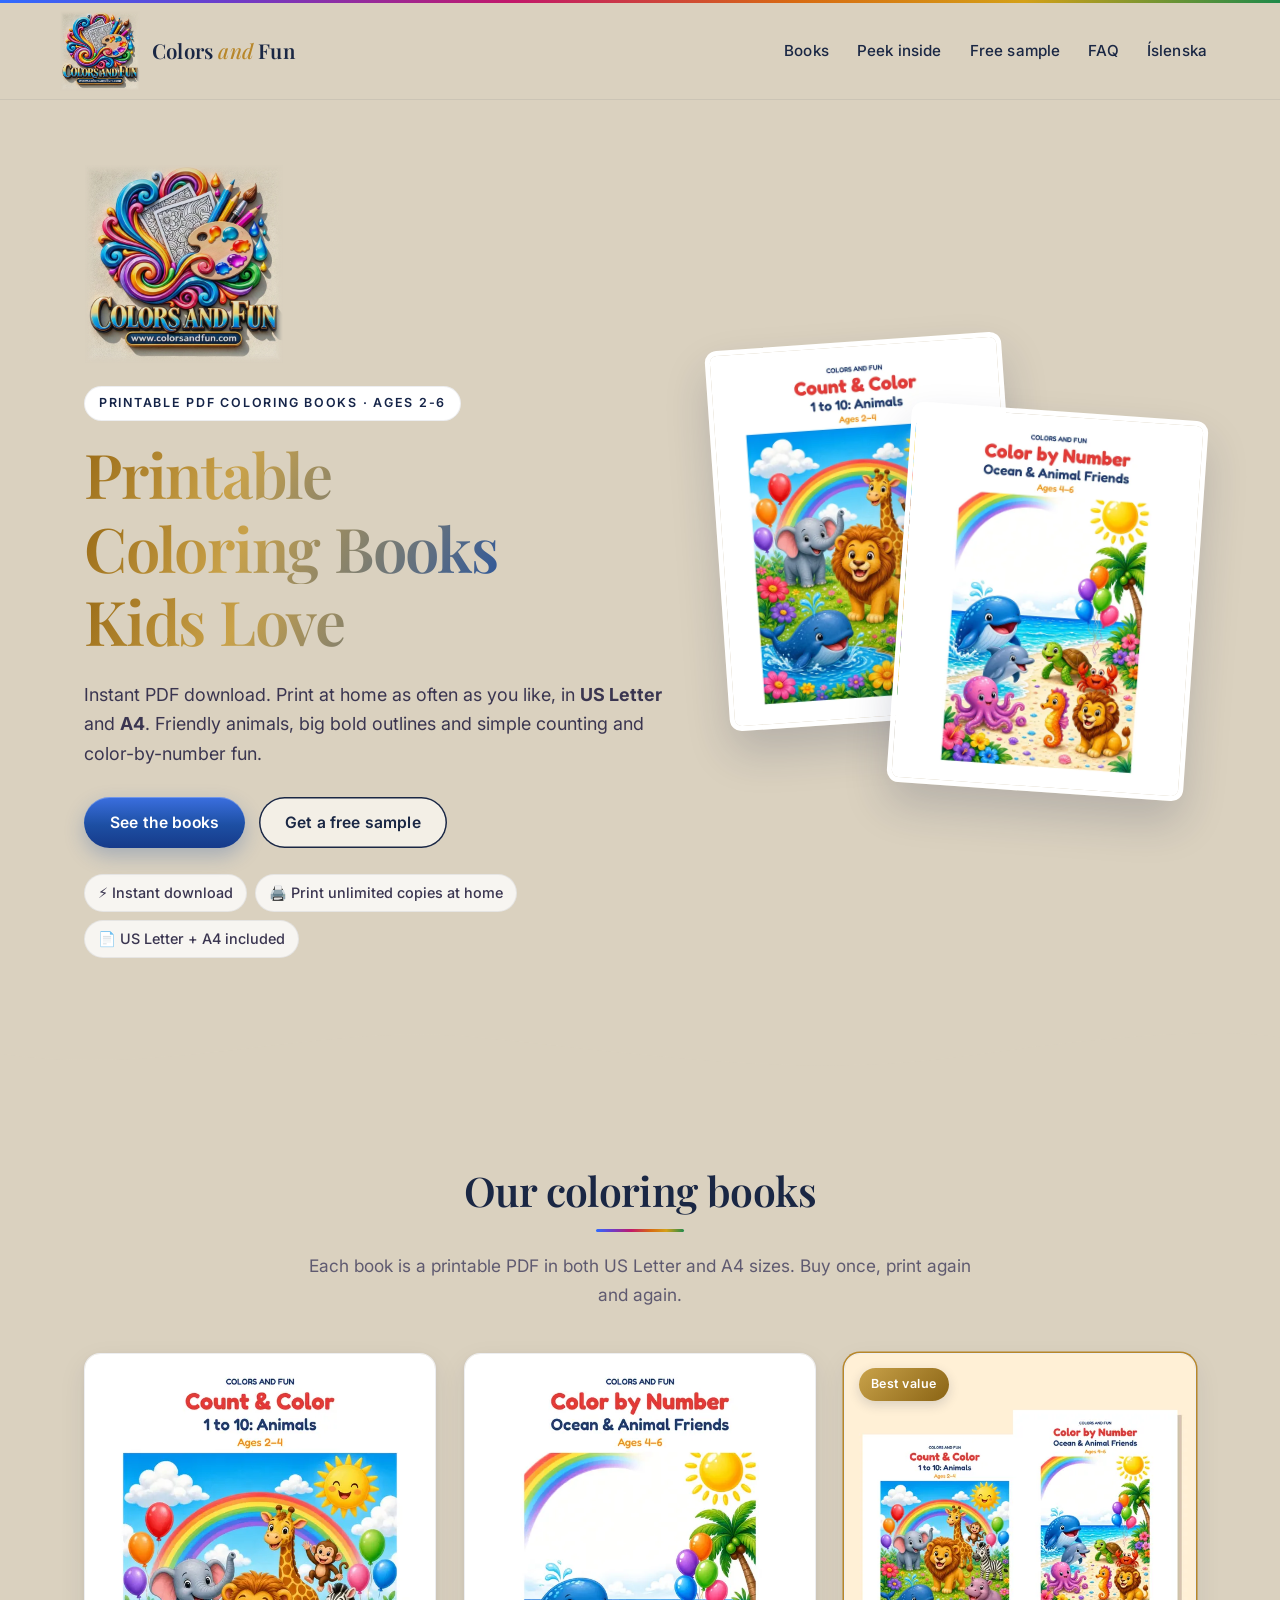
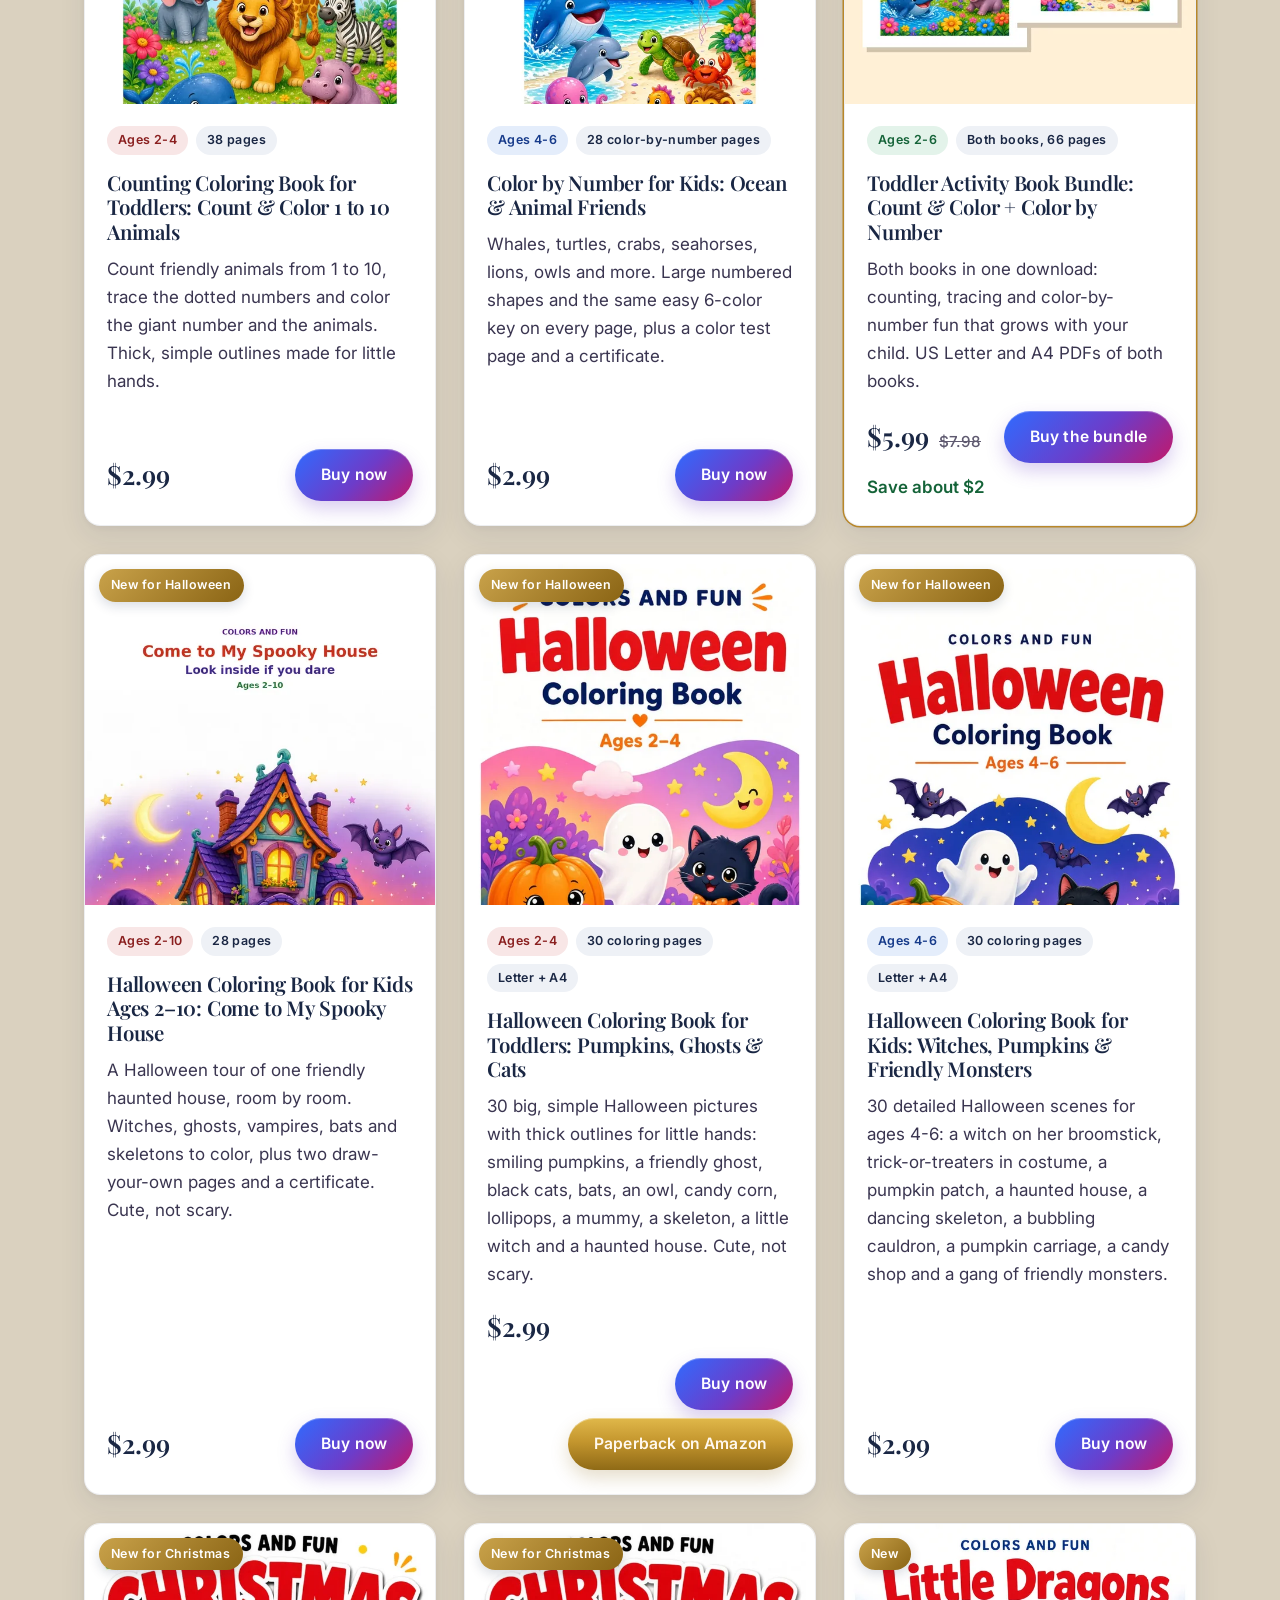
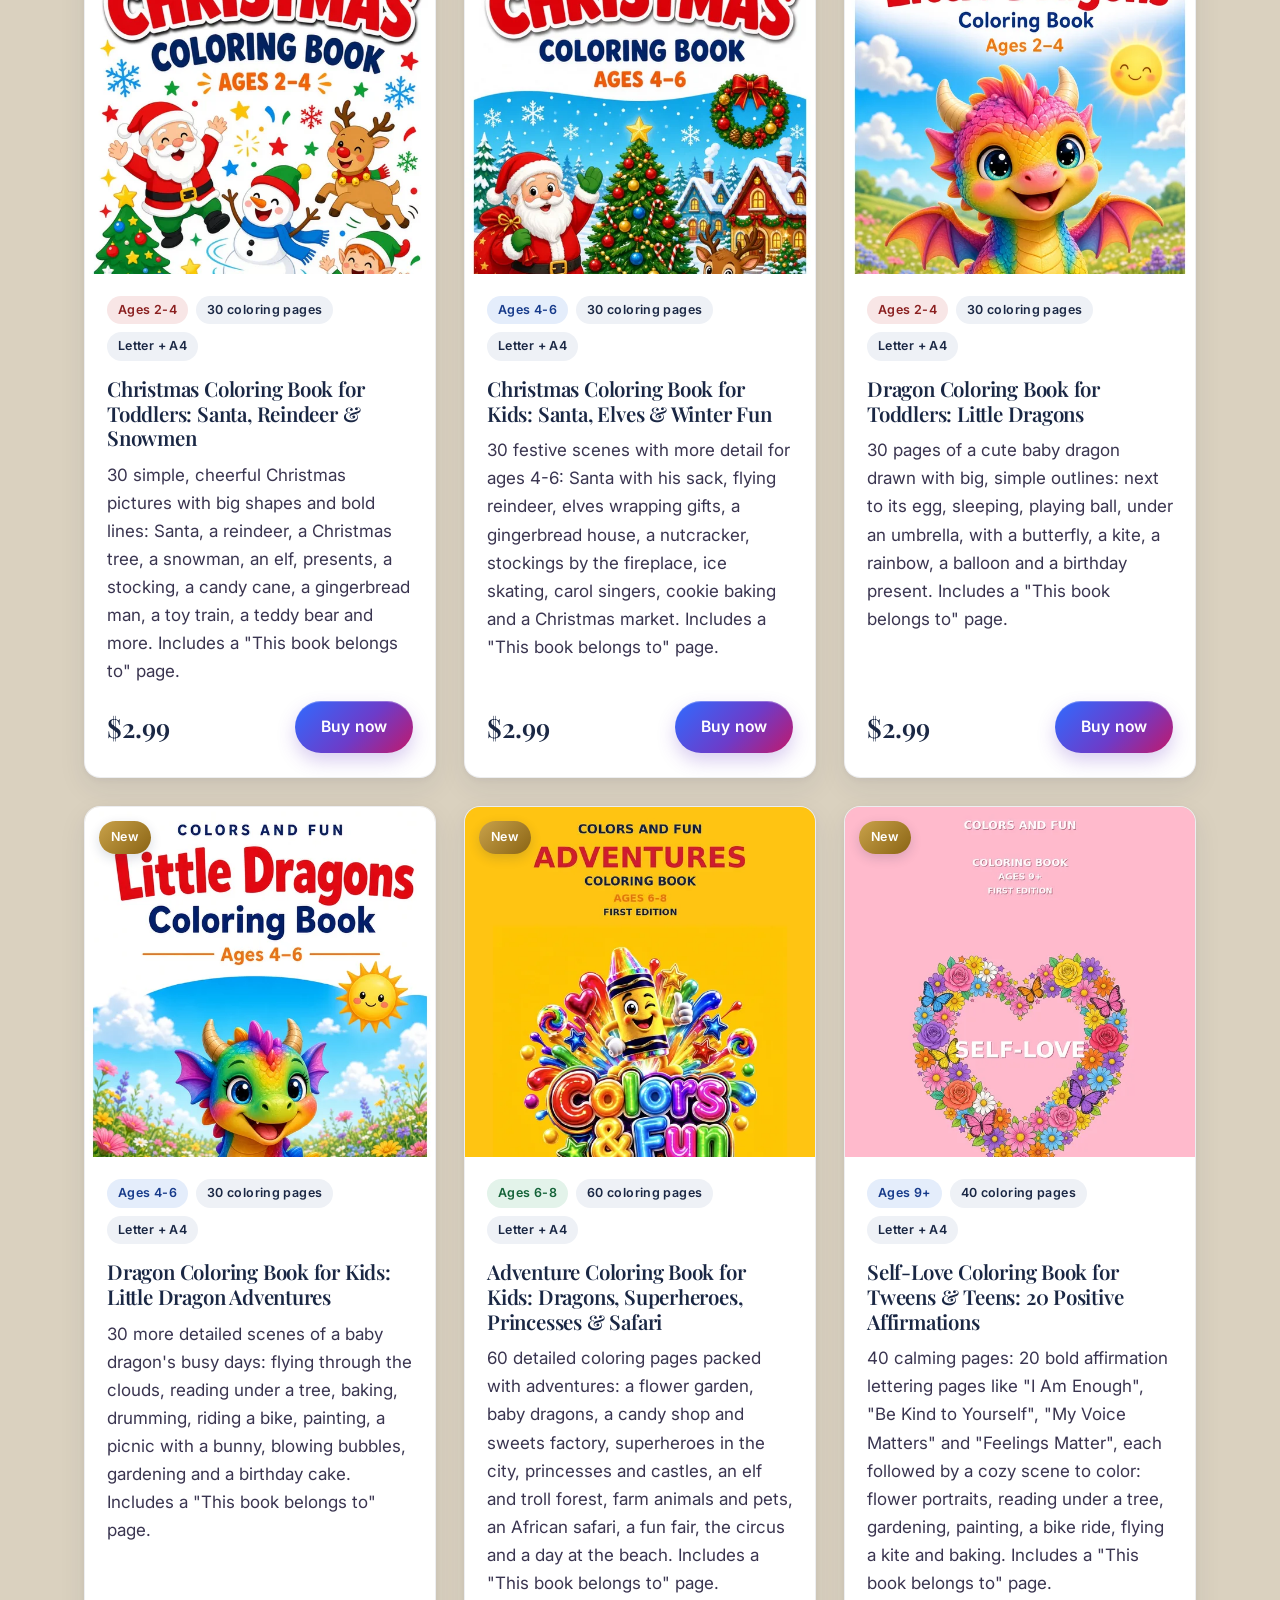
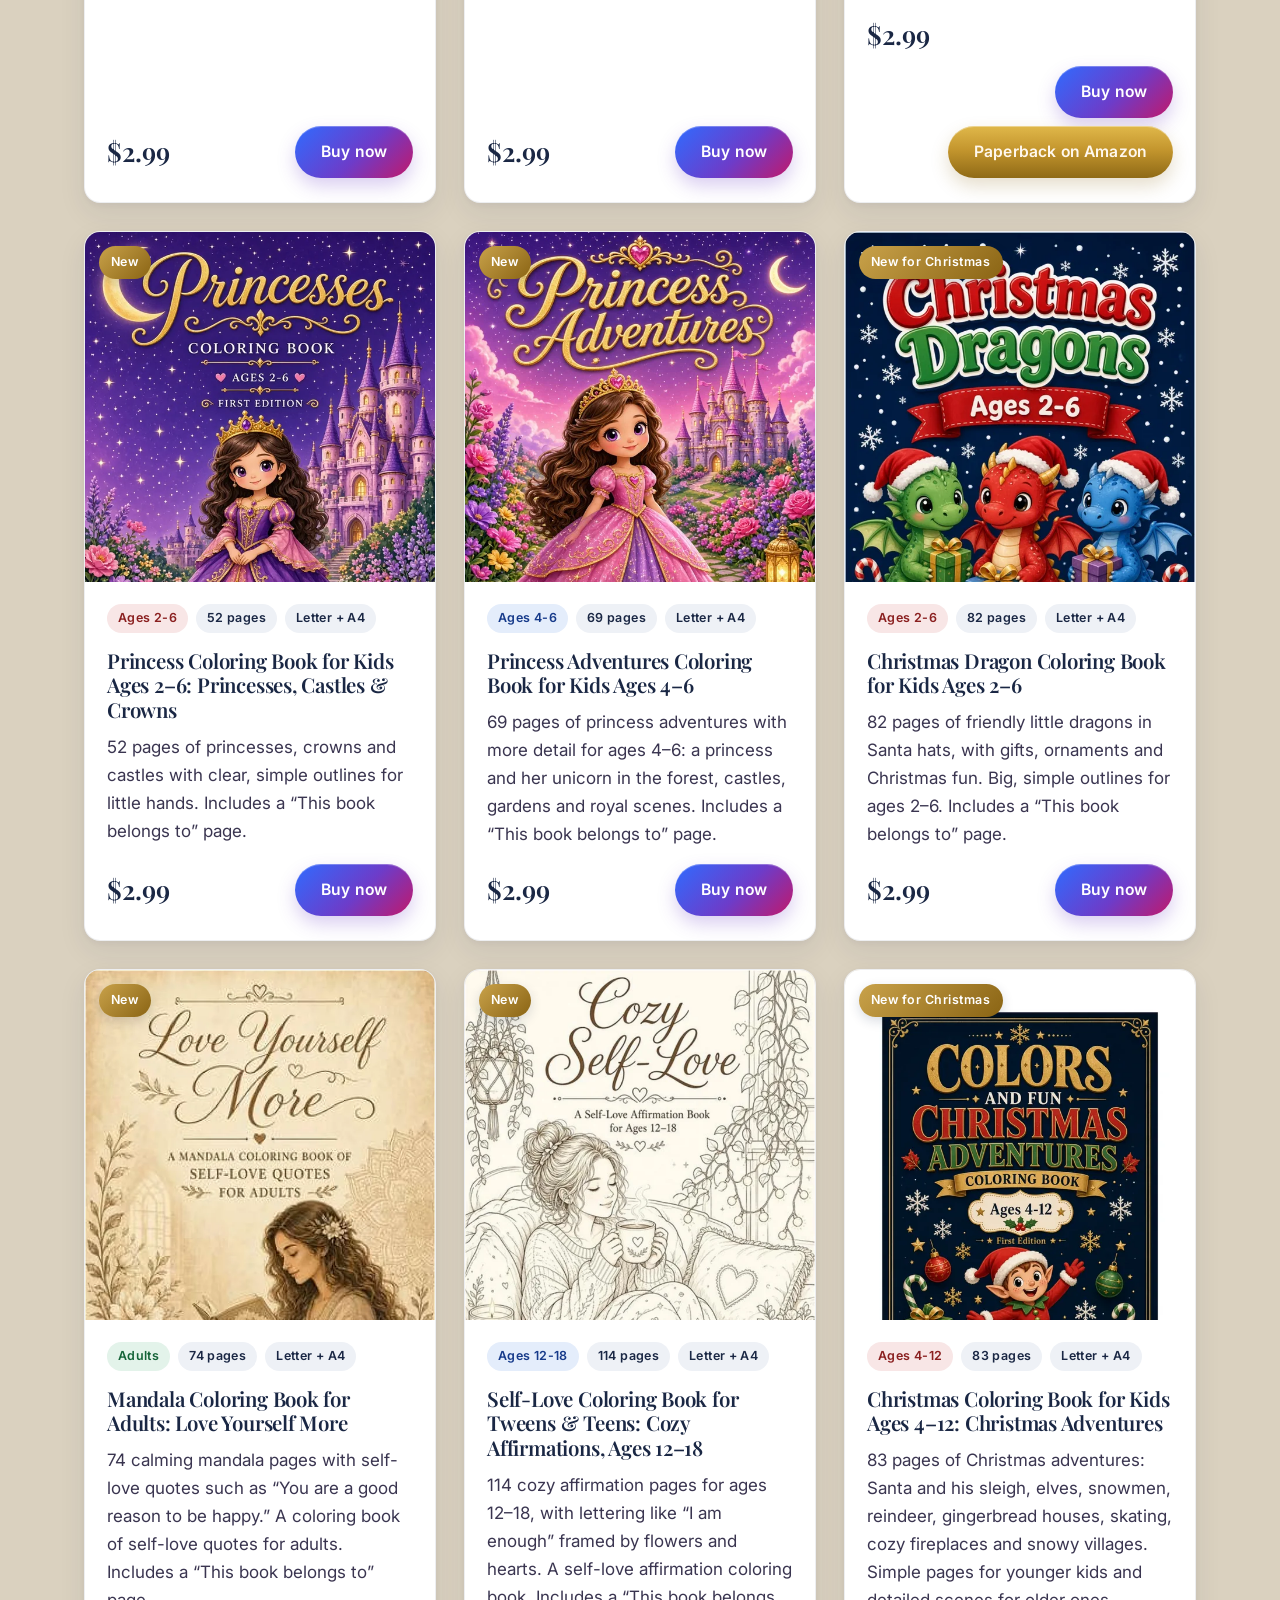
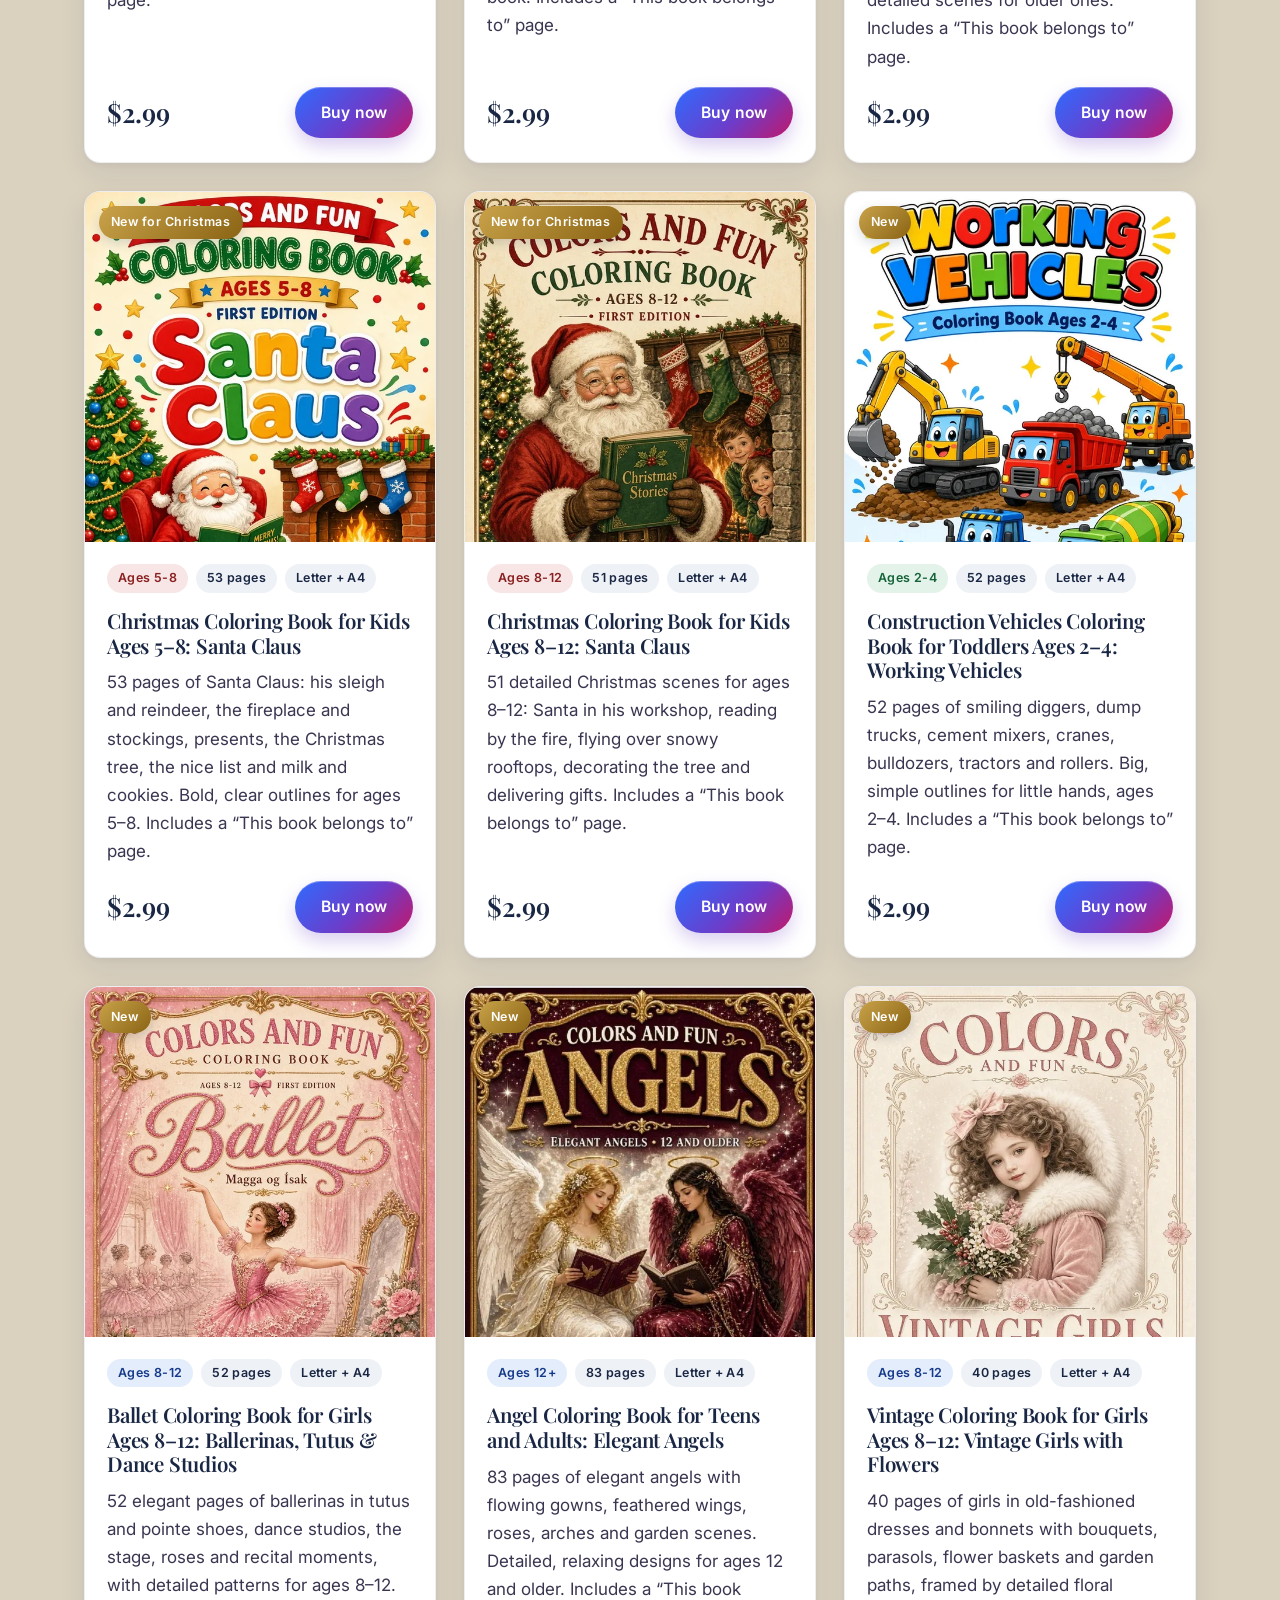
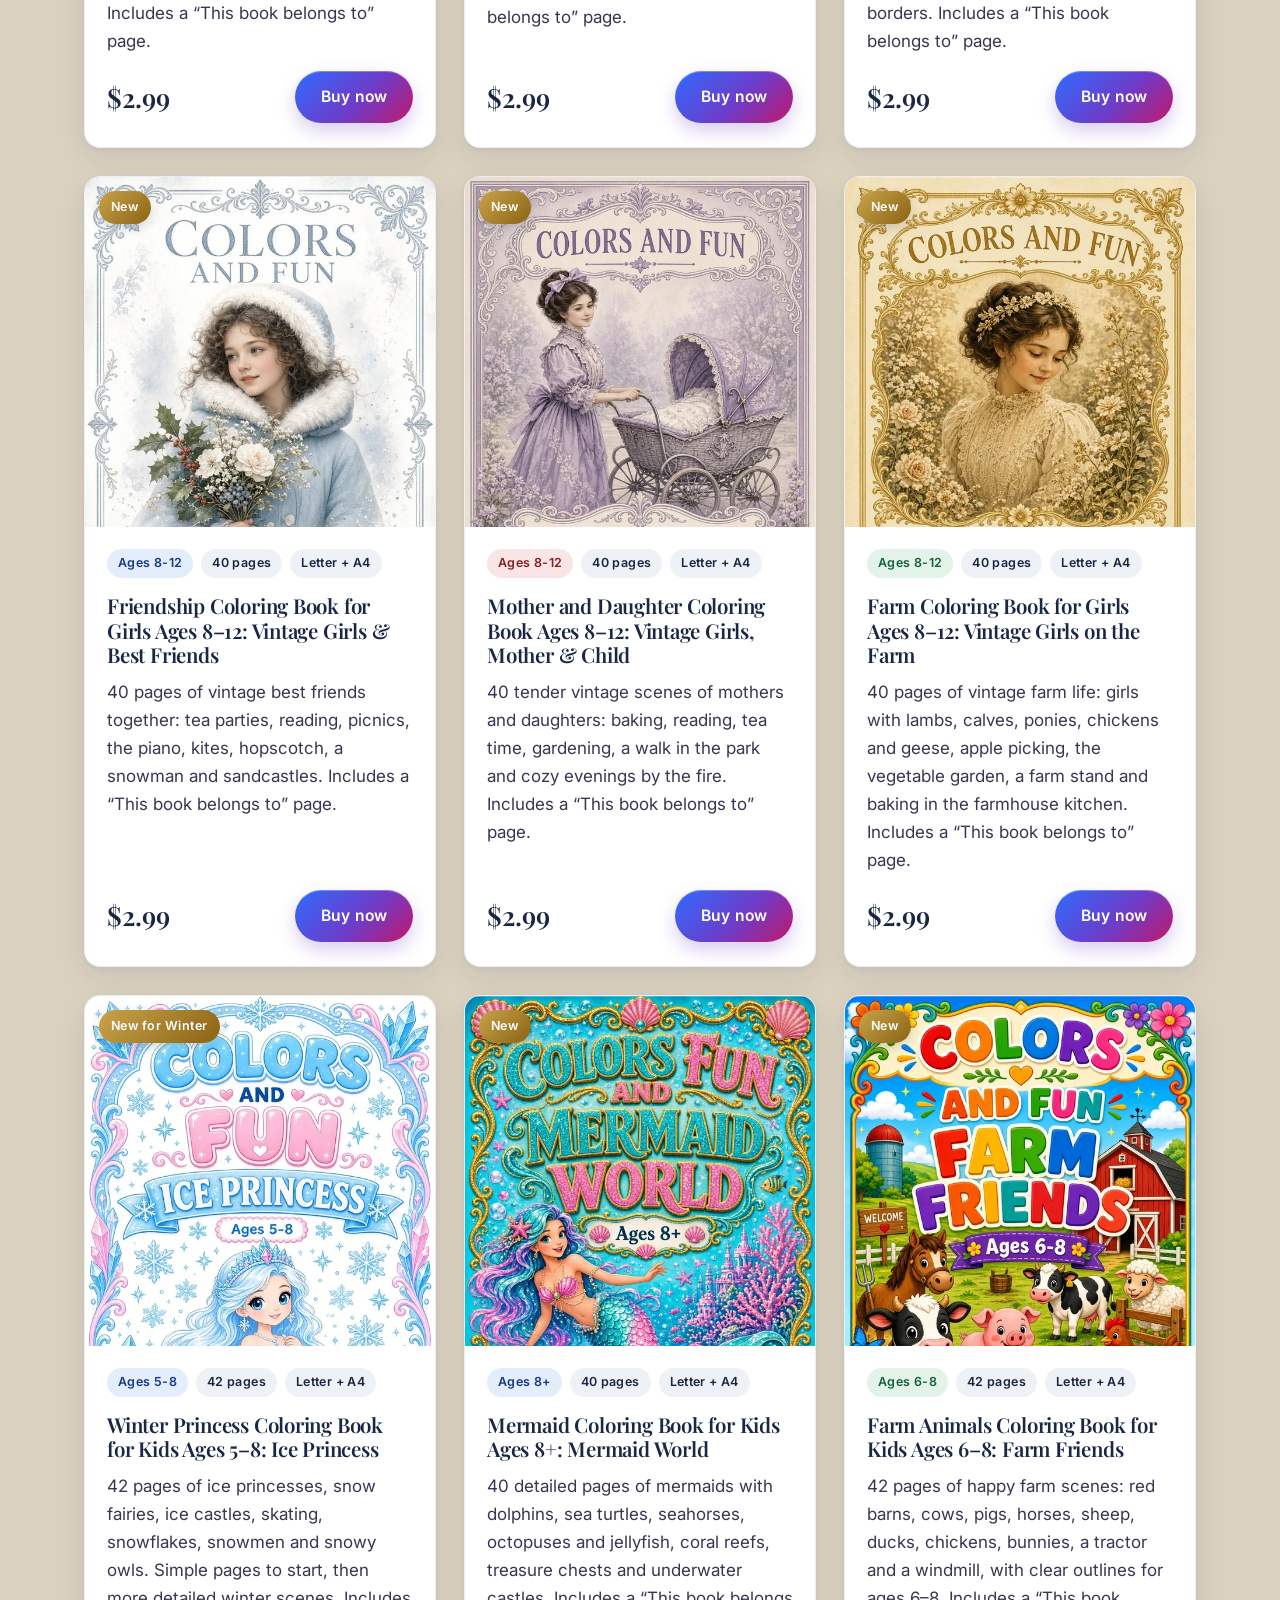
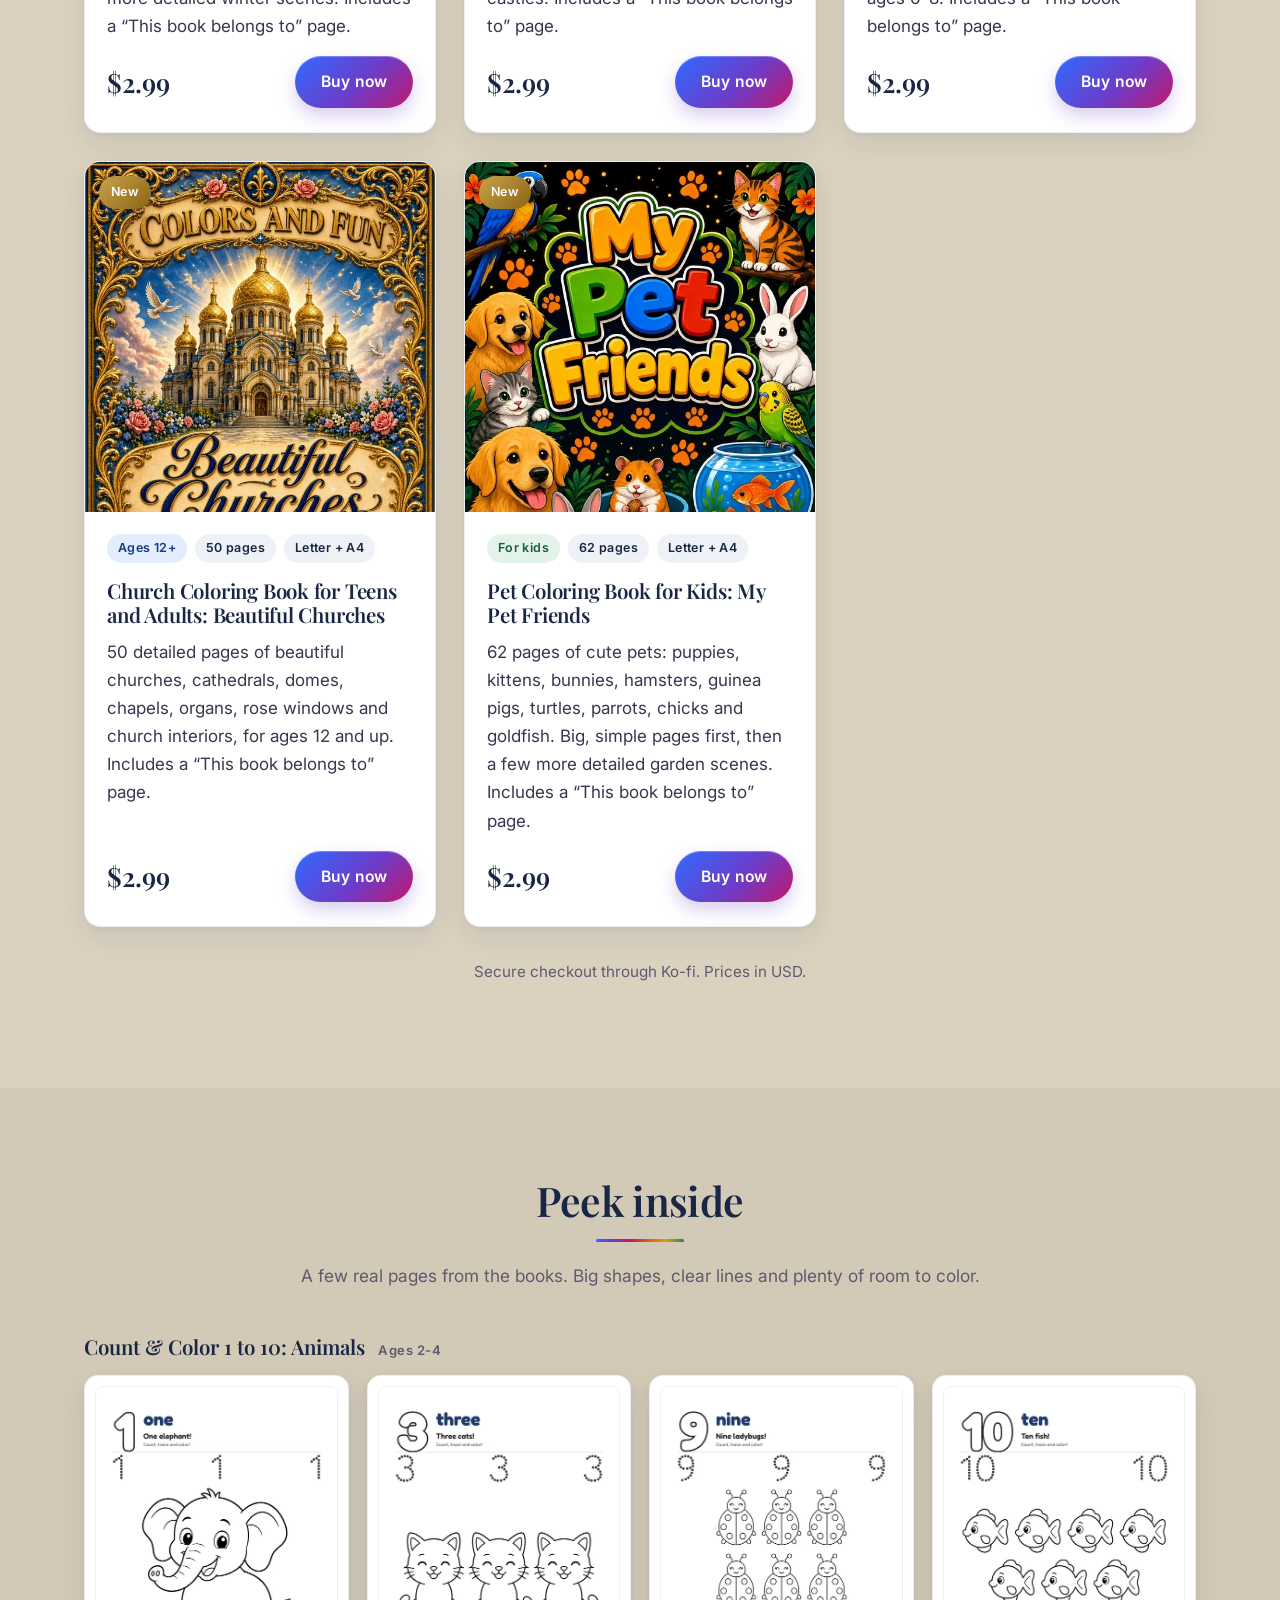
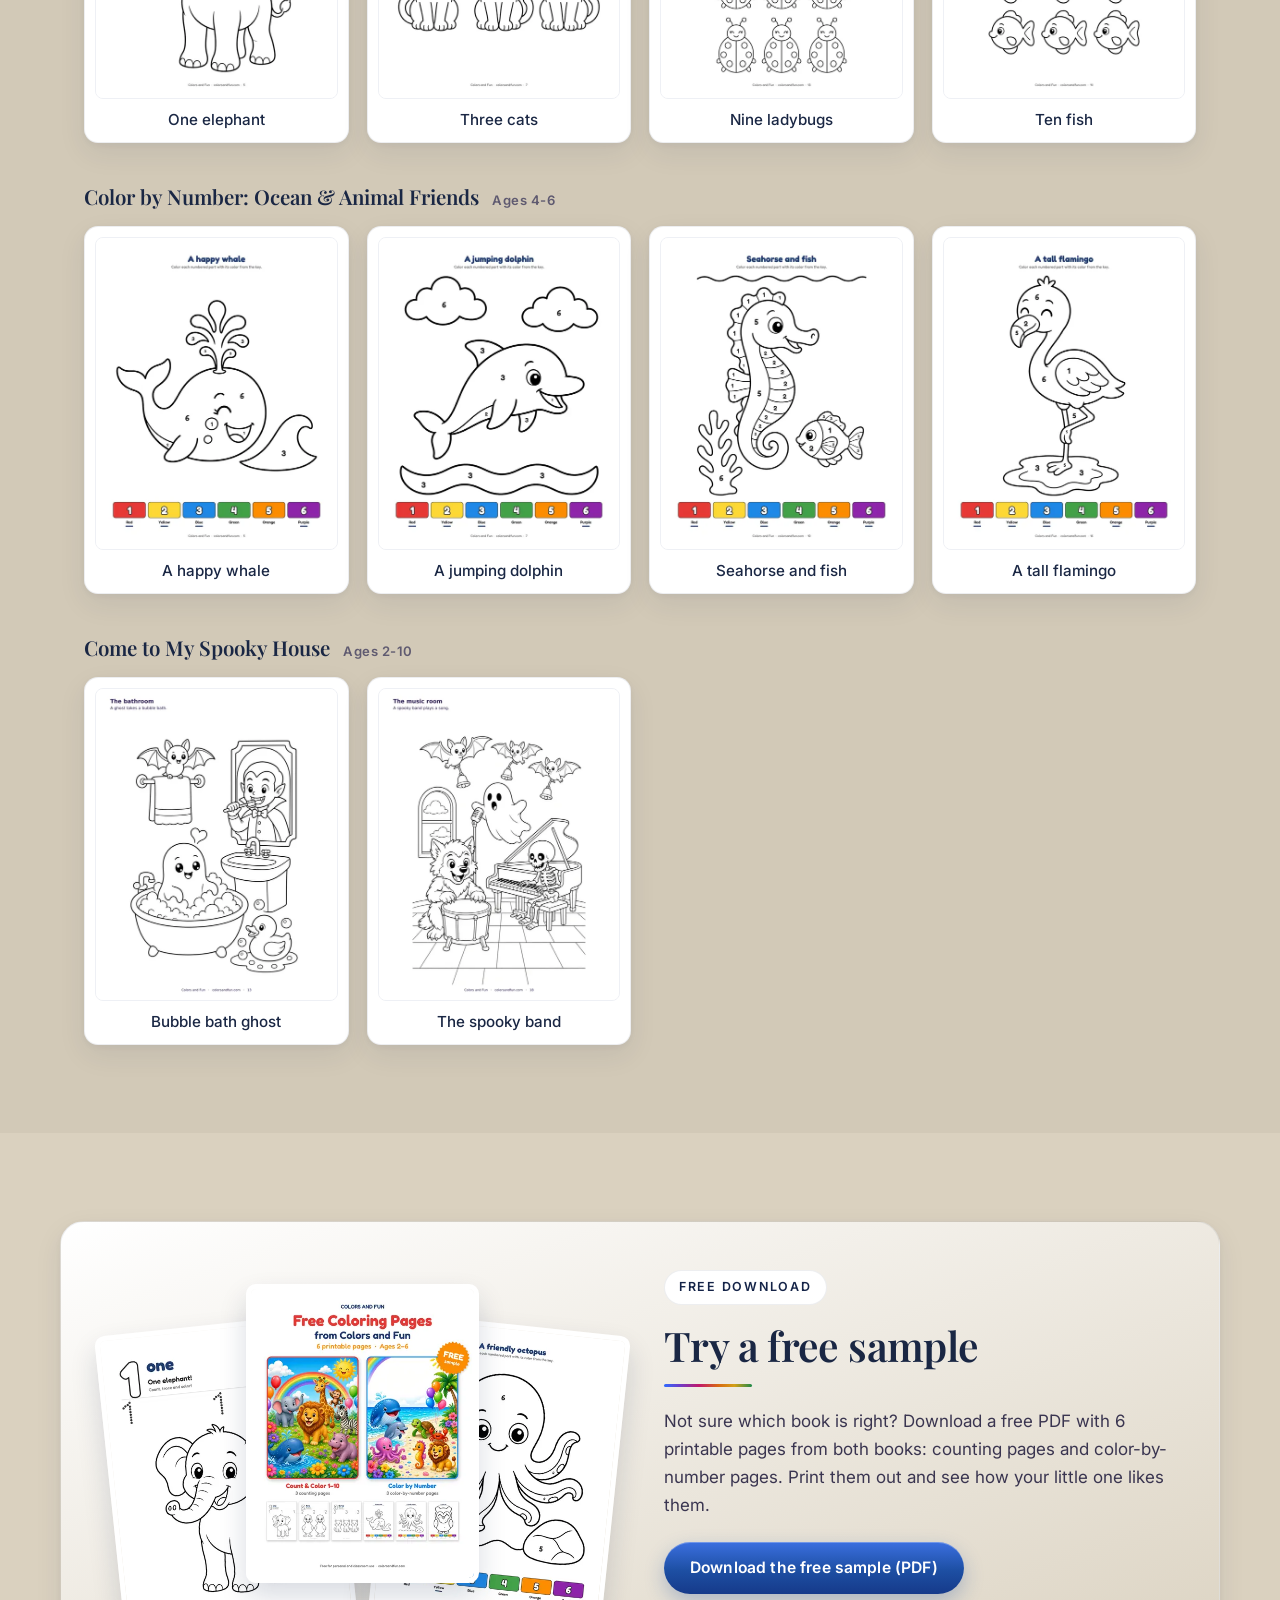
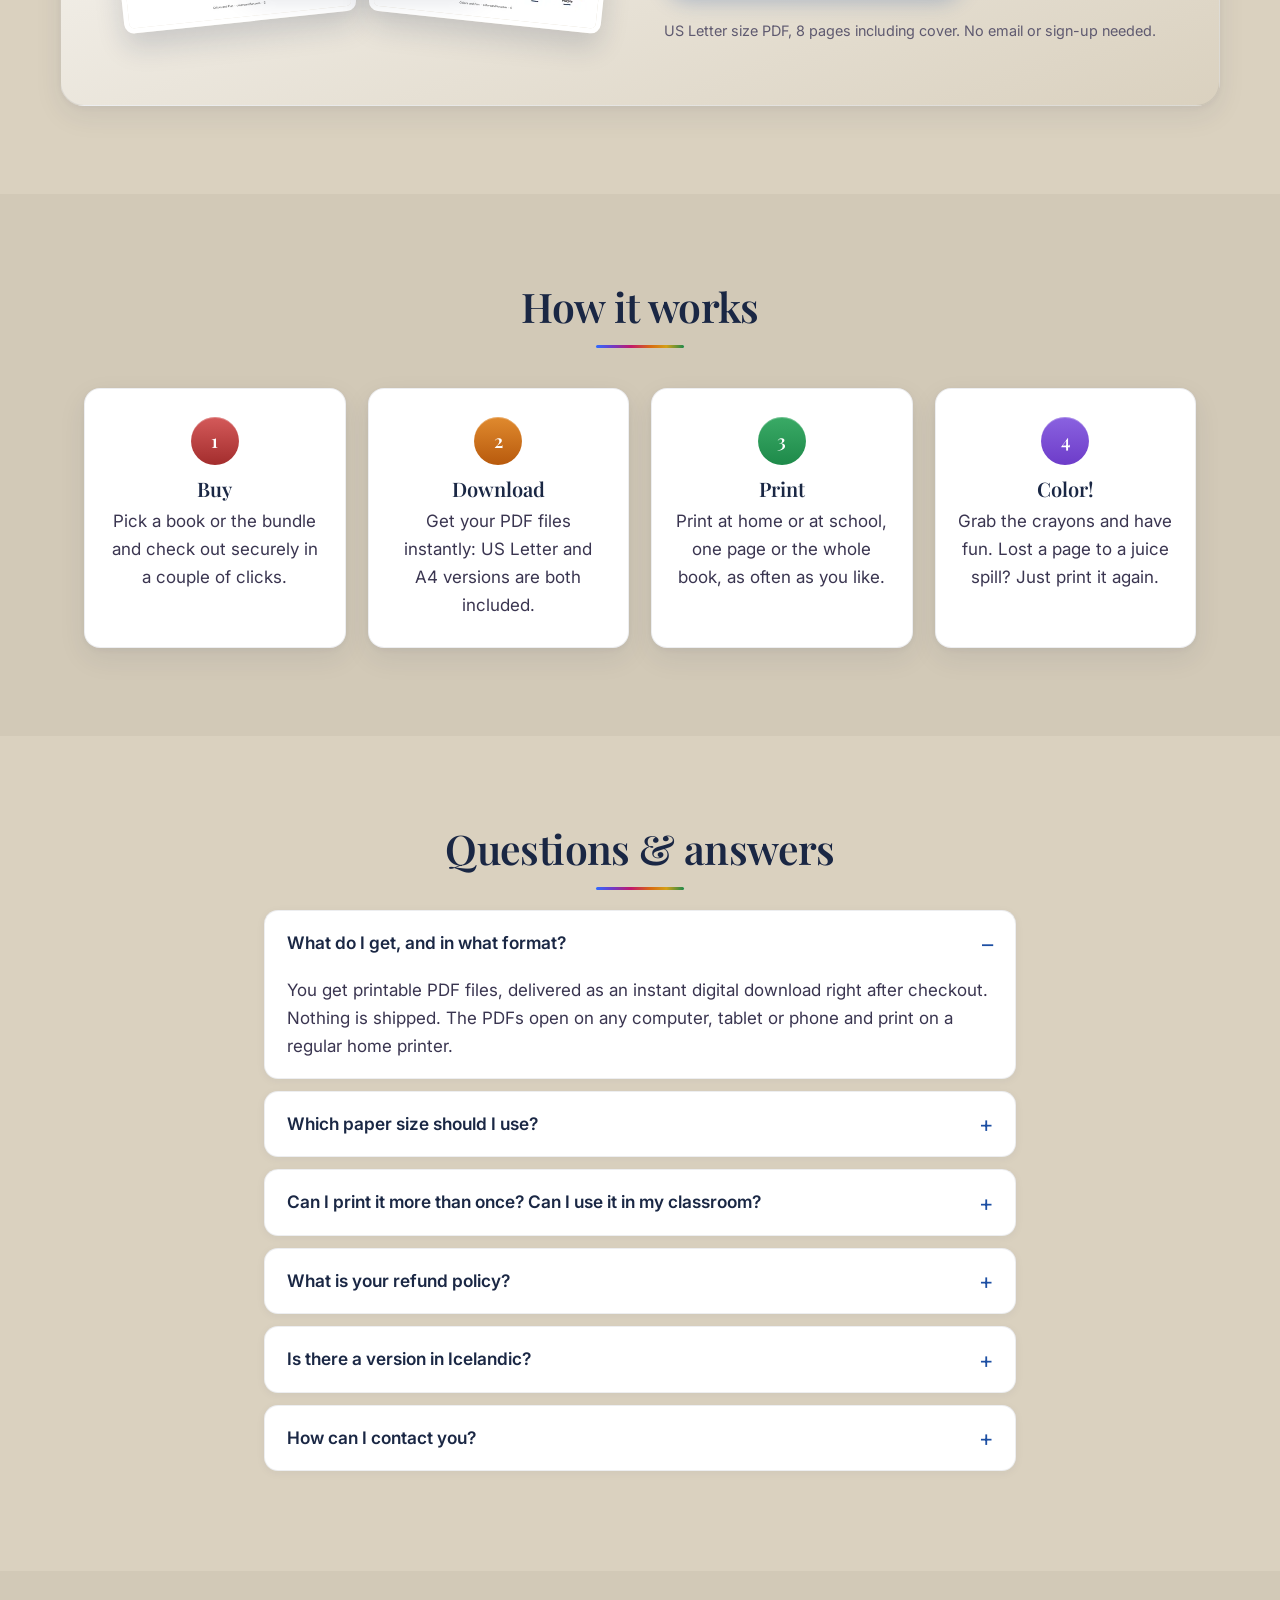
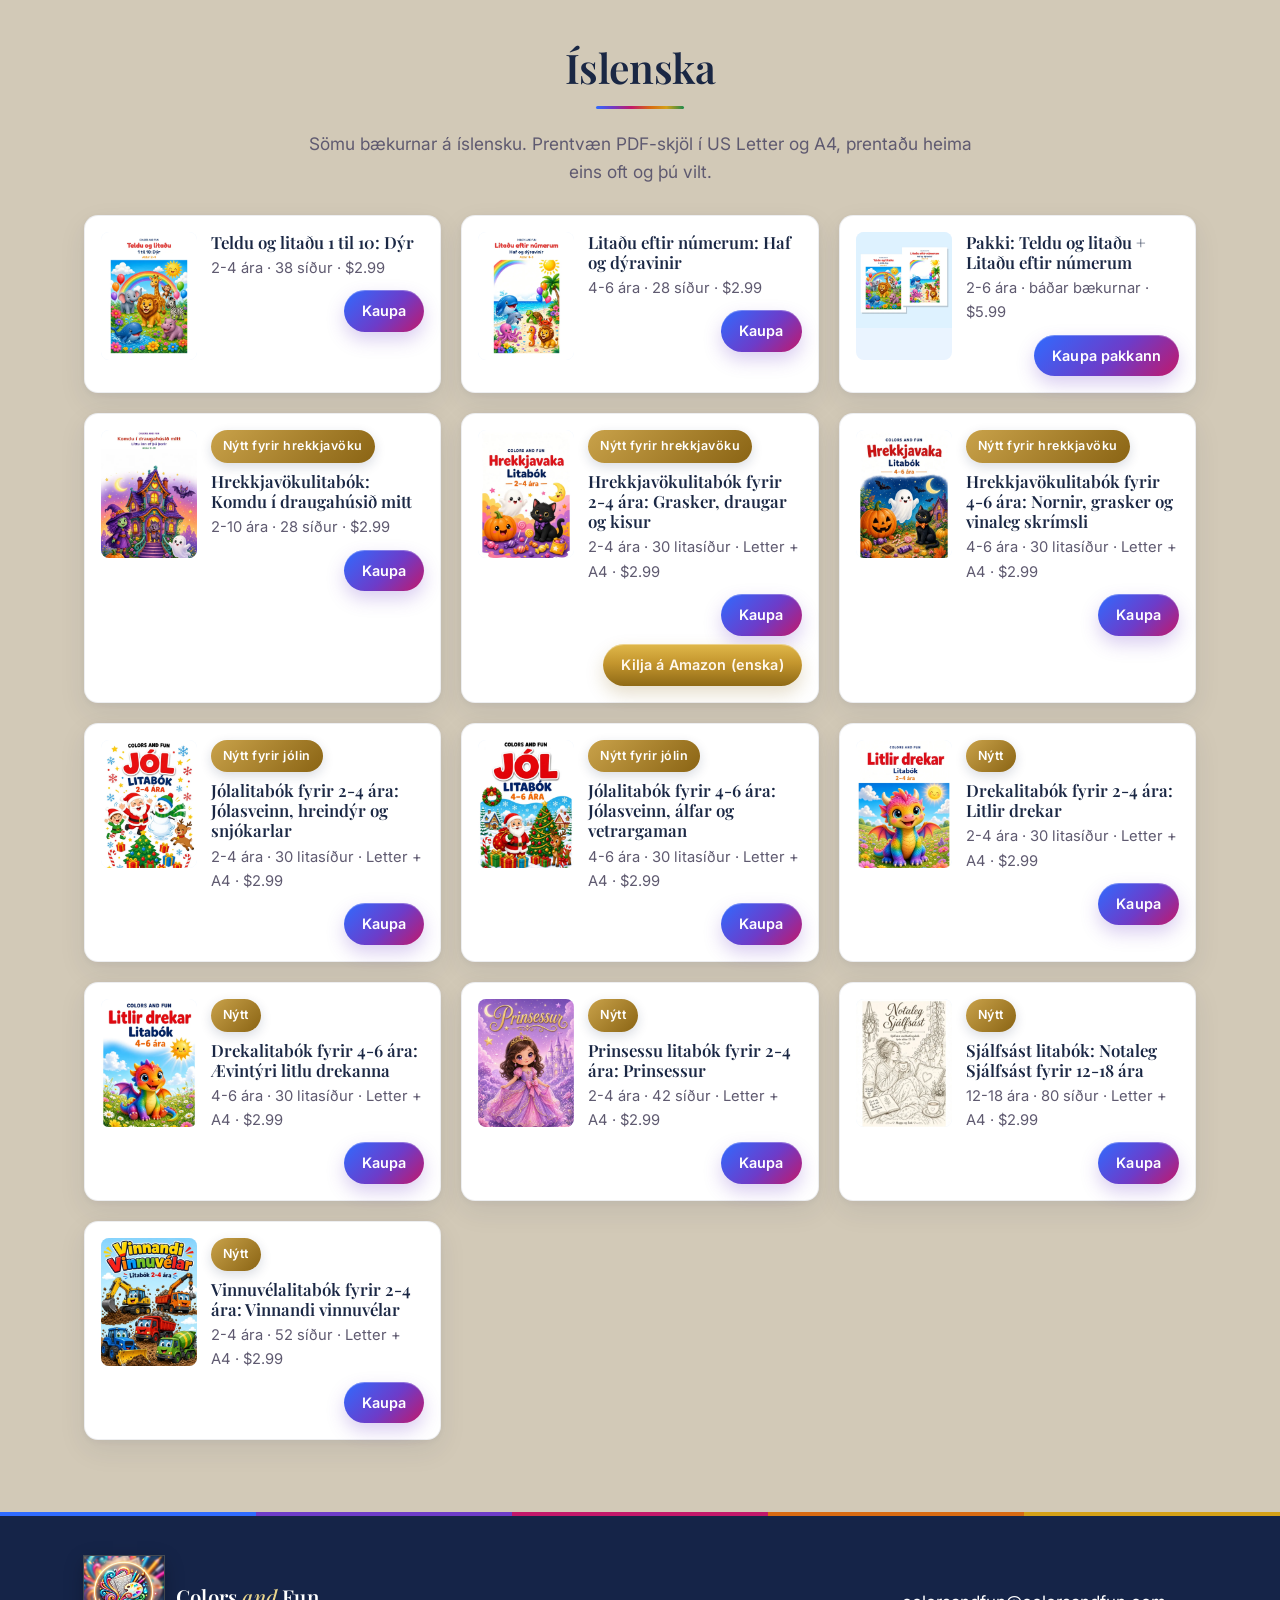
<file: index.html>
<!DOCTYPE html>
<html lang="en">
<head>
<meta charset="utf-8">
<meta name="viewport" content="width=device-width, initial-scale=1">
<title>Colors and Fun | Printable Coloring Books Kids Love (PDF Download)</title>
<meta name="description" content="Printable coloring books for kids ages 2-6. Counting, tracing and color-by-number pages with friendly animals. Instant PDF download in US Letter and A4 - print at home as often as you like.">
<link rel="canonical" href="https://colorsandfun.com/">
<meta name="theme-color" content="#152448">
<meta property="og:type" content="website">
<meta property="og:site_name" content="Colors and Fun">
<meta property="og:title" content="Printable Coloring Books Kids Love | Colors and Fun">
<meta property="og:description" content="Counting and color-by-number coloring books for ages 2-6. Instant PDF download, US Letter and A4, print at home as often as you like.">
<meta property="og:url" content="https://colorsandfun.com/">
<meta property="og:image" content="https://colorsandfun.com/og-image.jpg">
<meta property="og:image:width" content="1200">
<meta property="og:image:height" content="630">
<meta property="og:image:alt" content="Colors and Fun printable coloring books: Count &amp; Color 1 to 10 and Color by Number">
<meta name="twitter:card" content="summary_large_image">
<meta name="twitter:image" content="https://colorsandfun.com/og-image.jpg">
<link rel="icon" href="favicon.png" type="image/png" sizes="64x64">
<link rel="apple-touch-icon" href="apple-touch-icon.png">
<link rel="preconnect" href="https://fonts.googleapis.com">
<link rel="preconnect" href="https://fonts.gstatic.com" crossorigin>
<link href="https://fonts.googleapis.com/css2?family=Inter:wght@400;500;600;700&family=Playfair+Display:ital,wght@0,500;0,600;0,700;1,500&display=swap" rel="stylesheet">
<link rel="stylesheet" href="style.css">
<script type="application/ld+json">
{"@context":"https://schema.org","@type":"Organization","name":"Colors and Fun","url":"https://colorsandfun.com/","email":"colorsandfun@colorsandfun.com","logo":"https://colorsandfun.com/logo.webp"}
</script>
</head>
<body>
<a class="skip" href="#books">Skip to the books</a>

<header class="site-header">
  <div class="wrap nav">
    <a class="brand" href="#top" aria-label="Colors and Fun home">
      <img src="logo.webp" alt="" width="80" height="80">
      <span>Colors <em>and</em> Fun</span>
    </a>
    <input type="checkbox" id="nav-toggle" class="nav-toggle">
    <label for="nav-toggle" class="menu-btn" aria-label="Menu"><span></span><span></span><span></span></label>
    <nav aria-label="Main">
      <a href="#books">Books</a>
      <a href="#peek">Peek inside</a>
      <a href="#free-sample">Free sample</a>
      <a href="#faq">FAQ</a>
      <a href="#islenska" lang="is">Íslenska</a>
    </nav>
  </div>
</header>

<main id="top">
  <!-- HERO -->
  <section class="hero">
    <div class="blob b1" aria-hidden="true"></div><div class="blob b2" aria-hidden="true"></div><div class="blob b3" aria-hidden="true"></div>
    <div class="wrap hero-grid">
      <div class="hero-text">
        <img class="hero-logo" src="logo.webp" width="600" height="600" alt="Colors and Fun">
        <p class="kicker">Printable PDF coloring books · Ages 2-6</p>
        <h1><span class="c1">Printable</span> <span class="c2">Coloring Books</span> <span class="c3">Kids Love</span></h1>
        <p class="lead">Instant PDF download. Print at home as often as you like, in <strong>US Letter</strong> and <strong>A4</strong>. Friendly animals, big bold outlines and simple counting and color-by-number fun.</p>
        <div class="cta">
          <a class="btn btn-primary" href="#books">See the books</a>
          <a class="btn btn-ghost" href="#free-sample">Get a free sample</a>
        </div>
        <ul class="badges">
          <li>⚡ Instant download</li>
          <li>🖨️ Print unlimited copies at home</li>
          <li>📄 US Letter + A4 included</li>
        </ul>
      </div>
      <div class="hero-art">
        <picture><img class="hc hc1" src="count-cover.webp" width="600" height="776" alt="Cover of Counting Coloring Book for Toddlers: Count &amp; Color 1 to 10 Animals, with a lion, elephant, giraffe and rainbow" fetchpriority="high"></picture>
        <picture><img class="hc hc2" src="cbn-cover.webp" width="600" height="776" alt="Cover of Color by Number for Kids: Ocean &amp; Animal Friends, with a dolphin, octopus, seahorse and lion on a beach"></picture>
      </div>
    </div>
  </section>

  <!-- BOOKS -->
  <section id="books" class="section">
    <div class="wrap">
      <h2 class="title">Our coloring books</h2>
      <p class="sub">Each book is a printable PDF in both US Letter and A4 sizes. Buy once, print again and again.</p>
      <div class="cards">
    <!-- Paperback buttons: set data-amazon-asin on a book card to the Amazon ASIN.
         If the card has no .btn-amazon yet, the script at the bottom of the page adds one
         (English: "Paperback on Amazon", Icelandic: "Kilja á Amazon").
         Current paperbacks: B0HN1TTLRQ Halloween toddlers 2-4, B0HNFPWNFF Cozy self-love 9+. -->
        <article class="card" id="count-and-color-1-to-10">
          <img src="count-cover.webp" width="600" height="776" loading="lazy" alt="Counting Coloring Book for Toddlers: Count &amp; Color 1 to 10 Animals coloring book cover">
          <div class="card-body">
            <p class="tags"><span class="tag t-red">Ages 2-4</span><span class="tag">38 pages</span></p>
            <h3>Counting Coloring Book for Toddlers: Count &amp; Color 1 to 10 Animals</h3>
            <p>Count friendly animals from 1 to 10, trace the dotted numbers and color the giant number and the animals. Thick, simple outlines made for little hands.</p>
            <div class="buy">
              <span class="price">$2.99</span>
              <div class="buy-actions">
                <a class="btn btn-buy" href="https://ko-fi.com/s/a883e757b7" target="_blank" rel="noopener">Buy now</a>
              </div>
            </div>
          </div>
        </article>

        <article class="card" id="color-by-number-ocean-animals">
          <img src="cbn-cover.webp" width="600" height="776" loading="lazy" alt="Color by Number for Kids: Ocean &amp; Animal Friends coloring book cover">
          <div class="card-body">
            <p class="tags"><span class="tag t-blue">Ages 4-6</span><span class="tag">28 color-by-number pages</span></p>
            <h3>Color by Number for Kids: Ocean &amp; Animal Friends</h3>
            <p>Whales, turtles, crabs, seahorses, lions, owls and more. Large numbered shapes and the same easy 6-color key on every page, plus a color test page and a certificate.</p>
            <div class="buy">
              <span class="price">$2.99</span>
              <div class="buy-actions">
                <a class="btn btn-buy" href="https://ko-fi.com/s/46046f6a3d" target="_blank" rel="noopener">Buy now</a>
              </div>
            </div>
          </div>
        </article>

        <article class="card card-best" id="toddler-activity-book-bundle">
          <span class="ribbon">Best value</span>
          <img src="bundle-cover.webp" width="600" height="600" loading="lazy" alt="Bundle of both books: Count &amp; Color and Color by Number covers side by side">
          <div class="card-body">
            <p class="tags"><span class="tag t-green">Ages 2-6</span><span class="tag">Both books, 66 pages</span></p>
            <h3>Toddler Activity Book Bundle: Count &amp; Color + Color by Number</h3>
            <p>Both books in one download: counting, tracing and color-by-number fun that grows with your child. US Letter and A4 PDFs of both books.</p>
            <div class="buy">
              <span class="price">$5.99 <s>$7.98</s></span>
              <div class="buy-actions">
                <a class="btn btn-buy" href="https://ko-fi.com/s/7cb8dab026" target="_blank" rel="noopener">Buy the bundle</a>
              </div>
            </div>
            <p class="save">Save about $2</p>
          </div>
        </article>

        <article class="card" id="halloween-spooky-house">
          <span class="ribbon">New for Halloween</span>
          <img src="spooky-cover.webp" width="600" height="1010" loading="lazy" alt="Come to My Spooky House Halloween coloring book cover">
          <div class="card-body">
            <p class="tags"><span class="tag t-red">Ages 2-10</span><span class="tag">28 pages</span></p>
            <h3>Halloween Coloring Book for Kids Ages 2–10: Come to My Spooky House</h3>
            <p>A Halloween tour of one friendly haunted house, room by room. Witches, ghosts, vampires, bats and skeletons to color, plus two draw-your-own pages and a certificate. Cute, not scary.</p>
            <div class="buy">
              <span class="price">$2.99</span>
              <div class="buy-actions">
                <a class="btn btn-buy" href="https://ko-fi.com/s/6b1c73822f" target="_blank" rel="noopener">Buy now</a>
              </div>
            </div>
          </div>
        </article>

        <article class="card" id="halloween-coloring-book-toddlers-2-4" data-amazon-asin="B0HN1TTLRQ">
          <span class="ribbon">New for Halloween</span>
          <img src="halloween-2-4-en-cover.webp" width="600" height="849" loading="lazy" alt="Halloween Coloring Book for Toddlers: Pumpkins, Ghosts &amp; Cats cover">
          <div class="card-body">
            <p class="tags"><span class="tag t-red">Ages 2-4</span><span class="tag">30 coloring pages</span><span class="tag">Letter + A4</span></p>
            <h3>Halloween Coloring Book for Toddlers: Pumpkins, Ghosts &amp; Cats</h3>
            <p>30 big, simple Halloween pictures with thick outlines for little hands: smiling pumpkins, a friendly ghost, black cats, bats, an owl, candy corn, lollipops, a mummy, a skeleton, a little witch and a haunted house. Cute, not scary.</p>
            <div class="buy">
              <span class="price">$2.99</span>
              <div class="buy-actions">
                <a class="btn btn-buy" href="https://ko-fi.com/s/b49b879828" target="_blank" rel="noopener">Buy now</a> <a class="btn btn-amazon" href="https://www.amazon.com/dp/B0HN1TTLRQ" target="_blank" rel="noopener">Paperback on Amazon</a>
              </div>
            </div>
          </div>
        </article>

        <article class="card" id="halloween-coloring-book-kids-4-6">
          <span class="ribbon">New for Halloween</span>
          <img src="halloween-4-6-en-cover.webp" width="600" height="849" loading="lazy" alt="Halloween Coloring Book for Kids: Witches, Pumpkins &amp; Friendly Monsters cover">
          <div class="card-body">
            <p class="tags"><span class="tag t-blue">Ages 4-6</span><span class="tag">30 coloring pages</span><span class="tag">Letter + A4</span></p>
            <h3>Halloween Coloring Book for Kids: Witches, Pumpkins &amp; Friendly Monsters</h3>
            <p>30 detailed Halloween scenes for ages 4-6: a witch on her broomstick, trick-or-treaters in costume, a pumpkin patch, a haunted house, a dancing skeleton, a bubbling cauldron, a pumpkin carriage, a candy shop and a gang of friendly monsters.</p>
            <div class="buy">
              <span class="price">$2.99</span>
              <div class="buy-actions">
                <a class="btn btn-buy" href="https://ko-fi.com/s/6f2542adf2" target="_blank" rel="noopener">Buy now</a>
              </div>
            </div>
          </div>
        </article>

        <article class="card" id="christmas-coloring-book-toddlers-2-4">
          <span class="ribbon">New for Christmas</span>
          <img src="christmas-2-4-en-cover.webp" width="600" height="849" loading="lazy" alt="Christmas Coloring Book for Toddlers: Santa, Reindeer &amp; Snowmen cover">
          <div class="card-body">
            <p class="tags"><span class="tag t-red">Ages 2-4</span><span class="tag">30 coloring pages</span><span class="tag">Letter + A4</span></p>
            <h3>Christmas Coloring Book for Toddlers: Santa, Reindeer &amp; Snowmen</h3>
            <p>30 simple, cheerful Christmas pictures with big shapes and bold lines: Santa, a reindeer, a Christmas tree, a snowman, an elf, presents, a stocking, a candy cane, a gingerbread man, a toy train, a teddy bear and more. Includes a "This book belongs to" page.</p>
            <div class="buy">
              <span class="price">$2.99</span>
              <div class="buy-actions">
                <a class="btn btn-buy" href="https://ko-fi.com/s/d802148d5e" target="_blank" rel="noopener">Buy now</a>
              </div>
            </div>
          </div>
        </article>

        <article class="card" id="christmas-coloring-book-kids-4-6">
          <span class="ribbon">New for Christmas</span>
          <img src="christmas-4-6-en-cover.webp" width="600" height="849" loading="lazy" alt="Christmas Coloring Book for Kids: Santa, Elves &amp; Winter Fun cover">
          <div class="card-body">
            <p class="tags"><span class="tag t-blue">Ages 4-6</span><span class="tag">30 coloring pages</span><span class="tag">Letter + A4</span></p>
            <h3>Christmas Coloring Book for Kids: Santa, Elves &amp; Winter Fun</h3>
            <p>30 festive scenes with more detail for ages 4-6: Santa with his sack, flying reindeer, elves wrapping gifts, a gingerbread house, a nutcracker, stockings by the fireplace, ice skating, carol singers, cookie baking and a Christmas market. Includes a "This book belongs to" page.</p>
            <div class="buy">
              <span class="price">$2.99</span>
              <div class="buy-actions">
                <a class="btn btn-buy" href="https://ko-fi.com/s/858dc6470f" target="_blank" rel="noopener">Buy now</a>
              </div>
            </div>
          </div>
        </article>

        <article class="card" id="dragon-coloring-book-toddlers-2-4">
          <span class="ribbon">New</span>
          <img src="dragons-2-4-en-cover.webp" width="600" height="849" loading="lazy" alt="Dragon Coloring Book for Toddlers: Little Dragons cover">
          <div class="card-body">
            <p class="tags"><span class="tag t-red">Ages 2-4</span><span class="tag">30 coloring pages</span><span class="tag">Letter + A4</span></p>
            <h3>Dragon Coloring Book for Toddlers: Little Dragons</h3>
            <p>30 pages of a cute baby dragon drawn with big, simple outlines: next to its egg, sleeping, playing ball, under an umbrella, with a butterfly, a kite, a rainbow, a balloon and a birthday present. Includes a "This book belongs to" page.</p>
            <div class="buy">
              <span class="price">$2.99</span>
              <div class="buy-actions">
                <a class="btn btn-buy" href="https://ko-fi.com/s/57151da0b3" target="_blank" rel="noopener">Buy now</a>
              </div>
            </div>
          </div>
        </article>

        <article class="card" id="dragon-coloring-book-kids-4-6">
          <span class="ribbon">New</span>
          <img src="dragons-4-6-en-cover.webp" width="600" height="849" loading="lazy" alt="Dragon Coloring Book for Kids: Little Dragon Adventures cover">
          <div class="card-body">
            <p class="tags"><span class="tag t-blue">Ages 4-6</span><span class="tag">30 coloring pages</span><span class="tag">Letter + A4</span></p>
            <h3>Dragon Coloring Book for Kids: Little Dragon Adventures</h3>
            <p>30 more detailed scenes of a baby dragon's busy days: flying through the clouds, reading under a tree, baking, drumming, riding a bike, painting, a picnic with a bunny, blowing bubbles, gardening and a birthday cake. Includes a "This book belongs to" page.</p>
            <div class="buy">
              <span class="price">$2.99</span>
              <div class="buy-actions">
                <a class="btn btn-buy" href="https://ko-fi.com/s/185e09279e" target="_blank" rel="noopener">Buy now</a>
              </div>
            </div>
          </div>
        </article>

        <article class="card" id="adventure-coloring-book-kids-6-8">
          <span class="ribbon">New</span>
          <img src="adventures-6-8-en-cover.webp" width="600" height="849" loading="lazy" alt="Adventure Coloring Book for Kids: Dragons, Superheroes, Princesses &amp; Safari cover">
          <div class="card-body">
            <p class="tags"><span class="tag t-green">Ages 6-8</span><span class="tag">60 coloring pages</span><span class="tag">Letter + A4</span></p>
            <h3>Adventure Coloring Book for Kids: Dragons, Superheroes, Princesses &amp; Safari</h3>
            <p>60 detailed coloring pages packed with adventures: a flower garden, baby dragons, a candy shop and sweets factory, superheroes in the city, princesses and castles, an elf and troll forest, farm animals and pets, an African safari, a fun fair, the circus and a day at the beach. Includes a "This book belongs to" page.</p>
            <div class="buy">
              <span class="price">$2.99</span>
              <div class="buy-actions">
                <a class="btn btn-buy" href="https://ko-fi.com/s/f5c90ad5f9" target="_blank" rel="noopener">Buy now</a>
              </div>
            </div>
          </div>
        </article>

        <article class="card" id="cozy-self-love-coloring-book" data-amazon-asin="B0HNFPWNFF">
          <span class="ribbon">New</span>
          <img src="self-love-9plus-en-cover.webp" width="600" height="849" loading="lazy" alt="Self-Love Coloring Book for Tweens &amp; Teens: 20 Positive Affirmations cover">
          <div class="card-body">
            <p class="tags"><span class="tag t-blue">Ages 9+</span><span class="tag">40 coloring pages</span><span class="tag">Letter + A4</span></p>
            <h3>Self-Love Coloring Book for Tweens &amp; Teens: 20 Positive Affirmations</h3>
            <p>40 calming pages: 20 bold affirmation lettering pages like "I Am Enough", "Be Kind to Yourself", "My Voice Matters" and "Feelings Matter", each followed by a cozy scene to color: flower portraits, reading under a tree, gardening, painting, a bike ride, flying a kite and baking. Includes a "This book belongs to" page.</p>
            <div class="buy">
              <span class="price">$2.99</span>
              <div class="buy-actions">
                <a class="btn btn-buy" href="https://ko-fi.com/s/53c9df7891" target="_blank" rel="noopener">Buy now</a> <a class="btn btn-amazon" href="https://www.amazon.com/dp/B0HNFPWNFF" target="_blank" rel="noopener">Paperback on Amazon</a>
              </div>
            </div>
          </div>
        </article>

        <article class="card" id="princess-coloring-book-kids-2-6">
          <span class="ribbon">New</span>
          <img src="princesses-en-cover.webp" width="600" height="848" loading="lazy" alt="Princess Coloring Book for Kids Ages 2–6: Princesses, Castles &amp; Crowns cover">
          <div class="card-body">
            <p class="tags"><span class="tag t-red">Ages 2-6</span><span class="tag">52 pages</span><span class="tag">Letter + A4</span></p>
            <h3>Princess Coloring Book for Kids Ages 2&ndash;6: Princesses, Castles &amp; Crowns</h3>
            <p>52 pages of princesses, crowns and castles with clear, simple outlines for little hands. Includes a &ldquo;This book belongs to&rdquo; page.</p>
            <div class="buy">
              <span class="price">$2.99</span>
              <div class="buy-actions">
                <a class="btn btn-buy" href="https://ko-fi.com/s/bb15989e57" target="_blank" rel="noopener">Buy now</a>
              </div>
            </div>
          </div>
        </article>

        <article class="card" id="princess-adventures-coloring-book-kids-4-6">
          <span class="ribbon">New</span>
          <img src="princess-adventures-en-cover.webp" width="600" height="848" loading="lazy" alt="Princess Adventures Coloring Book for Kids Ages 4–6 cover">
          <div class="card-body">
            <p class="tags"><span class="tag t-blue">Ages 4-6</span><span class="tag">69 pages</span><span class="tag">Letter + A4</span></p>
            <h3>Princess Adventures Coloring Book for Kids Ages 4&ndash;6</h3>
            <p>69 pages of princess adventures with more detail for ages 4&ndash;6: a princess and her unicorn in the forest, castles, gardens and royal scenes. Includes a &ldquo;This book belongs to&rdquo; page.</p>
            <div class="buy">
              <span class="price">$2.99</span>
              <div class="buy-actions">
                <a class="btn btn-buy" href="https://ko-fi.com/s/02122a8445" target="_blank" rel="noopener">Buy now</a>
              </div>
            </div>
          </div>
        </article>

        <article class="card" id="christmas-dragon-coloring-book-kids-2-6">
          <span class="ribbon">New for Christmas</span>
          <img src="christmas-dragons-en-cover.webp" width="600" height="893" loading="lazy" alt="Christmas Dragon Coloring Book for Kids Ages 2–6 cover">
          <div class="card-body">
            <p class="tags"><span class="tag t-red">Ages 2-6</span><span class="tag">82 pages</span><span class="tag">Letter + A4</span></p>
            <h3>Christmas Dragon Coloring Book for Kids Ages 2&ndash;6</h3>
            <p>82 pages of friendly little dragons in Santa hats, with gifts, ornaments and Christmas fun. Big, simple outlines for ages 2&ndash;6. Includes a &ldquo;This book belongs to&rdquo; page.</p>
            <div class="buy">
              <span class="price">$2.99</span>
              <div class="buy-actions">
                <a class="btn btn-buy" href="https://ko-fi.com/s/cd24c10813" target="_blank" rel="noopener">Buy now</a>
              </div>
            </div>
          </div>
        </article>

        <article class="card" id="mandala-coloring-book-love-yourself">
          <span class="ribbon">New</span>
          <img src="mandala-love-yourself-en-cover.webp" width="600" height="894" loading="lazy" alt="Mandala Coloring Book for Adults: Love Yourself More cover">
          <div class="card-body">
            <p class="tags"><span class="tag t-green">Adults</span><span class="tag">74 pages</span><span class="tag">Letter + A4</span></p>
            <h3>Mandala Coloring Book for Adults: Love Yourself More</h3>
            <p>74 calming mandala pages with self-love quotes such as &ldquo;You are a good reason to be happy.&rdquo; A coloring book of self-love quotes for adults. Includes a &ldquo;This book belongs to&rdquo; page.</p>
            <div class="buy">
              <span class="price">$2.99</span>
              <div class="buy-actions">
                <a class="btn btn-buy" href="https://ko-fi.com/s/30d76a27af" target="_blank" rel="noopener">Buy now</a>
              </div>
            </div>
          </div>
        </article>

        <article class="card" id="cozy-affirmations-coloring-book-12-18">
          <span class="ribbon">New</span>
          <img src="cozy-self-love-en-cover.webp" width="600" height="894" loading="lazy" alt="Self-Love Coloring Book for Tweens and Teens: Cozy Affirmations, Ages 12–18 cover">
          <div class="card-body">
            <p class="tags"><span class="tag t-blue">Ages 12-18</span><span class="tag">114 pages</span><span class="tag">Letter + A4</span></p>
            <h3>Self-Love Coloring Book for Tweens &amp; Teens: Cozy Affirmations, Ages 12&ndash;18</h3>
            <p>114 cozy affirmation pages for ages 12&ndash;18, with lettering like &ldquo;I am enough&rdquo; framed by flowers and hearts. A self-love affirmation coloring book. Includes a &ldquo;This book belongs to&rdquo; page.</p>
            <div class="buy">
              <span class="price">$2.99</span>
              <div class="buy-actions">
                <a class="btn btn-buy" href="https://ko-fi.com/s/5a3ccae355" target="_blank" rel="noopener">Buy now</a>
              </div>
            </div>
          </div>
        </article>

        <article class="card" id="christmas-adventures-coloring-book-kids-4-12">
          <span class="ribbon">New for Christmas</span>
          <img src="christmas-adventures-en-cover.webp" width="600" height="849" loading="lazy" alt="Christmas Coloring Book for Kids Ages 4&ndash;12: Christmas Adventures cover">
          <div class="card-body">
            <p class="tags"><span class="tag t-red">Ages 4-12</span><span class="tag">83 pages</span><span class="tag">Letter + A4</span></p>
            <h3>Christmas Coloring Book for Kids Ages 4&ndash;12: Christmas Adventures</h3>
            <p>83 pages of Christmas adventures: Santa and his sleigh, elves, snowmen, reindeer, gingerbread houses, skating, cozy fireplaces and snowy villages. Simple pages for younger kids and detailed scenes for older ones. Includes a &ldquo;This book belongs to&rdquo; page.</p>
            <div class="buy">
              <span class="price">$2.99</span>
              <div class="buy-actions">
                <a class="btn btn-buy" href="https://ko-fi.com/s/1f6a45cc8c" data-slug="christmas-adventures-coloring-book-kids-4-12" target="_blank" rel="noopener">Buy now</a>
              </div>
            </div>
          </div>
        </article>

        <article class="card" id="santa-claus-coloring-book-kids-5-8">
          <span class="ribbon">New for Christmas</span>
          <img src="santa-5-8-en-cover.webp" width="600" height="849" loading="lazy" alt="Christmas Coloring Book for Kids Ages 5&ndash;8: Santa Claus cover">
          <div class="card-body">
            <p class="tags"><span class="tag t-red">Ages 5-8</span><span class="tag">53 pages</span><span class="tag">Letter + A4</span></p>
            <h3>Christmas Coloring Book for Kids Ages 5&ndash;8: Santa Claus</h3>
            <p>53 pages of Santa Claus: his sleigh and reindeer, the fireplace and stockings, presents, the Christmas tree, the nice list and milk and cookies. Bold, clear outlines for ages 5&ndash;8. Includes a &ldquo;This book belongs to&rdquo; page.</p>
            <div class="buy">
              <span class="price">$2.99</span>
              <div class="buy-actions">
                <a class="btn btn-buy" href="https://ko-fi.com/s/748322769a" data-slug="santa-claus-coloring-book-kids-5-8" target="_blank" rel="noopener">Buy now</a>
              </div>
            </div>
          </div>
        </article>

        <article class="card" id="santa-claus-coloring-book-kids-8-12">
          <span class="ribbon">New for Christmas</span>
          <img src="santa-8-12-en-cover.webp" width="600" height="849" loading="lazy" alt="Christmas Coloring Book for Kids Ages 8&ndash;12: Santa Claus cover">
          <div class="card-body">
            <p class="tags"><span class="tag t-red">Ages 8-12</span><span class="tag">51 pages</span><span class="tag">Letter + A4</span></p>
            <h3>Christmas Coloring Book for Kids Ages 8&ndash;12: Santa Claus</h3>
            <p>51 detailed Christmas scenes for ages 8&ndash;12: Santa in his workshop, reading by the fire, flying over snowy rooftops, decorating the tree and delivering gifts. Includes a &ldquo;This book belongs to&rdquo; page.</p>
            <div class="buy">
              <span class="price">$2.99</span>
              <div class="buy-actions">
                <a class="btn btn-buy" href="https://ko-fi.com/s/d0e2c38748" data-slug="santa-claus-coloring-book-kids-8-12" target="_blank" rel="noopener">Buy now</a>
              </div>
            </div>
          </div>
        </article>

        <article class="card" id="construction-vehicles-coloring-book-toddlers-2-4">
          <span class="ribbon">New</span>
          <img src="working-vehicles-en-cover.webp" width="600" height="849" loading="lazy" alt="Construction Vehicles Coloring Book for Toddlers Ages 2&ndash;4: Working Vehicles cover">
          <div class="card-body">
            <p class="tags"><span class="tag t-green">Ages 2-4</span><span class="tag">52 pages</span><span class="tag">Letter + A4</span></p>
            <h3>Construction Vehicles Coloring Book for Toddlers Ages 2&ndash;4: Working Vehicles</h3>
            <p>52 pages of smiling diggers, dump trucks, cement mixers, cranes, bulldozers, tractors and rollers. Big, simple outlines for little hands, ages 2&ndash;4. Includes a &ldquo;This book belongs to&rdquo; page.</p>
            <div class="buy">
              <span class="price">$2.99</span>
              <div class="buy-actions">
                <a class="btn btn-buy" href="https://ko-fi.com/s/1f52b3da2e" data-slug="construction-vehicles-coloring-book-toddlers-2-4" target="_blank" rel="noopener">Buy now</a>
              </div>
            </div>
          </div>
        </article>

        <article class="card" id="ballet-coloring-book-girls-8-12">
          <span class="ribbon">New</span>
          <img src="ballet-en-cover.webp" width="600" height="849" loading="lazy" alt="Ballet Coloring Book for Girls Ages 8&ndash;12: Ballerinas, Tutus &amp; Dance Studios cover">
          <div class="card-body">
            <p class="tags"><span class="tag t-blue">Ages 8-12</span><span class="tag">52 pages</span><span class="tag">Letter + A4</span></p>
            <h3>Ballet Coloring Book for Girls Ages 8&ndash;12: Ballerinas, Tutus &amp; Dance Studios</h3>
            <p>52 elegant pages of ballerinas in tutus and pointe shoes, dance studios, the stage, roses and recital moments, with detailed patterns for ages 8&ndash;12. Includes a &ldquo;This book belongs to&rdquo; page.</p>
            <div class="buy">
              <span class="price">$2.99</span>
              <div class="buy-actions">
                <a class="btn btn-buy" href="https://ko-fi.com/s/f30a5ed026" data-slug="ballet-coloring-book-girls-8-12" target="_blank" rel="noopener">Buy now</a>
              </div>
            </div>
          </div>
        </article>

        <article class="card" id="angel-coloring-book-teens-adults">
          <span class="ribbon">New</span>
          <img src="angels-en-cover.webp" width="600" height="849" loading="lazy" alt="Angel Coloring Book for Teens and Adults: Elegant Angels cover">
          <div class="card-body">
            <p class="tags"><span class="tag t-blue">Ages 12+</span><span class="tag">83 pages</span><span class="tag">Letter + A4</span></p>
            <h3>Angel Coloring Book for Teens and Adults: Elegant Angels</h3>
            <p>83 pages of elegant angels with flowing gowns, feathered wings, roses, arches and garden scenes. Detailed, relaxing designs for ages 12 and older. Includes a &ldquo;This book belongs to&rdquo; page.</p>
            <div class="buy">
              <span class="price">$2.99</span>
              <div class="buy-actions">
                <a class="btn btn-buy" href="https://ko-fi.com/s/5338d487b2" data-slug="angel-coloring-book-teens-adults" target="_blank" rel="noopener">Buy now</a>
              </div>
            </div>
          </div>
        </article>

        <article class="card" id="vintage-girls-coloring-book-8-12">
          <span class="ribbon">New</span>
          <img src="vintage-girls-en-cover.webp" width="600" height="849" loading="lazy" alt="Vintage Coloring Book for Girls Ages 8&ndash;12: Vintage Girls with Flowers cover">
          <div class="card-body">
            <p class="tags"><span class="tag t-blue">Ages 8-12</span><span class="tag">40 pages</span><span class="tag">Letter + A4</span></p>
            <h3>Vintage Coloring Book for Girls Ages 8&ndash;12: Vintage Girls with Flowers</h3>
            <p>40 pages of girls in old-fashioned dresses and bonnets with bouquets, parasols, flower baskets and garden paths, framed by detailed floral borders. Includes a &ldquo;This book belongs to&rdquo; page.</p>
            <div class="buy">
              <span class="price">$2.99</span>
              <div class="buy-actions">
                <a class="btn btn-buy" href="https://ko-fi.com/s/97ec0f79b9" data-slug="vintage-girls-coloring-book-8-12" target="_blank" rel="noopener">Buy now</a>
              </div>
            </div>
          </div>
        </article>

        <article class="card" id="vintage-girls-friends-coloring-book-8-12">
          <span class="ribbon">New</span>
          <img src="vintage-friends-en-cover.webp" width="600" height="849" loading="lazy" alt="Friendship Coloring Book for Girls Ages 8&ndash;12: Vintage Girls &amp; Best Friends cover">
          <div class="card-body">
            <p class="tags"><span class="tag t-blue">Ages 8-12</span><span class="tag">40 pages</span><span class="tag">Letter + A4</span></p>
            <h3>Friendship Coloring Book for Girls Ages 8&ndash;12: Vintage Girls &amp; Best Friends</h3>
            <p>40 pages of vintage best friends together: tea parties, reading, picnics, the piano, kites, hopscotch, a snowman and sandcastles. Includes a &ldquo;This book belongs to&rdquo; page.</p>
            <div class="buy">
              <span class="price">$2.99</span>
              <div class="buy-actions">
                <a class="btn btn-buy" href="https://ko-fi.com/s/f2d8e2f5ab" data-slug="vintage-girls-friends-coloring-book-8-12" target="_blank" rel="noopener">Buy now</a>
              </div>
            </div>
          </div>
        </article>

        <article class="card" id="vintage-girls-mother-child-coloring-book-8-12">
          <span class="ribbon">New</span>
          <img src="vintage-mother-en-cover.webp" width="600" height="849" loading="lazy" alt="Mother and Daughter Coloring Book Ages 8&ndash;12: Vintage Girls, Mother &amp; Child cover">
          <div class="card-body">
            <p class="tags"><span class="tag t-red">Ages 8-12</span><span class="tag">40 pages</span><span class="tag">Letter + A4</span></p>
            <h3>Mother and Daughter Coloring Book Ages 8&ndash;12: Vintage Girls, Mother &amp; Child</h3>
            <p>40 tender vintage scenes of mothers and daughters: baking, reading, tea time, gardening, a walk in the park and cozy evenings by the fire. Includes a &ldquo;This book belongs to&rdquo; page.</p>
            <div class="buy">
              <span class="price">$2.99</span>
              <div class="buy-actions">
                <a class="btn btn-buy" href="https://ko-fi.com/s/f3b59f7b71" data-slug="vintage-girls-mother-child-coloring-book-8-12" target="_blank" rel="noopener">Buy now</a>
              </div>
            </div>
          </div>
        </article>

        <article class="card" id="vintage-girls-farm-coloring-book-8-12">
          <span class="ribbon">New</span>
          <img src="vintage-farm-en-cover.webp" width="600" height="849" loading="lazy" alt="Farm Coloring Book for Girls Ages 8&ndash;12: Vintage Girls on the Farm cover">
          <div class="card-body">
            <p class="tags"><span class="tag t-green">Ages 8-12</span><span class="tag">40 pages</span><span class="tag">Letter + A4</span></p>
            <h3>Farm Coloring Book for Girls Ages 8&ndash;12: Vintage Girls on the Farm</h3>
            <p>40 pages of vintage farm life: girls with lambs, calves, ponies, chickens and geese, apple picking, the vegetable garden, a farm stand and baking in the farmhouse kitchen. Includes a &ldquo;This book belongs to&rdquo; page.</p>
            <div class="buy">
              <span class="price">$2.99</span>
              <div class="buy-actions">
                <a class="btn btn-buy" href="https://ko-fi.com/s/4f290adc06" data-slug="vintage-girls-farm-coloring-book-8-12" target="_blank" rel="noopener">Buy now</a>
              </div>
            </div>
          </div>
        </article>

        <article class="card" id="ice-princess-coloring-book-kids-5-8">
          <span class="ribbon">New for Winter</span>
          <img src="ice-princess-en-cover.webp" width="600" height="849" loading="lazy" alt="Winter Princess Coloring Book for Kids Ages 5&ndash;8: Ice Princess cover">
          <div class="card-body">
            <p class="tags"><span class="tag t-blue">Ages 5-8</span><span class="tag">42 pages</span><span class="tag">Letter + A4</span></p>
            <h3>Winter Princess Coloring Book for Kids Ages 5&ndash;8: Ice Princess</h3>
            <p>42 pages of ice princesses, snow fairies, ice castles, skating, snowflakes, snowmen and snowy owls. Simple pages to start, then more detailed winter scenes. Includes a &ldquo;This book belongs to&rdquo; page.</p>
            <div class="buy">
              <span class="price">$2.99</span>
              <div class="buy-actions">
                <a class="btn btn-buy" href="https://ko-fi.com/s/532d99f5eb" data-slug="ice-princess-coloring-book-kids-5-8" target="_blank" rel="noopener">Buy now</a>
              </div>
            </div>
          </div>
        </article>

        <article class="card" id="mermaid-coloring-book-kids-8-plus">
          <span class="ribbon">New</span>
          <img src="mermaid-world-en-cover.webp" width="600" height="849" loading="lazy" alt="Mermaid Coloring Book for Kids Ages 8+: Mermaid World cover">
          <div class="card-body">
            <p class="tags"><span class="tag t-blue">Ages 8+</span><span class="tag">40 pages</span><span class="tag">Letter + A4</span></p>
            <h3>Mermaid Coloring Book for Kids Ages 8+: Mermaid World</h3>
            <p>40 detailed pages of mermaids with dolphins, sea turtles, seahorses, octopuses and jellyfish, coral reefs, treasure chests and underwater castles. Includes a &ldquo;This book belongs to&rdquo; page.</p>
            <div class="buy">
              <span class="price">$2.99</span>
              <div class="buy-actions">
                <a class="btn btn-buy" href="https://ko-fi.com/s/71540571f3" data-slug="mermaid-coloring-book-kids-8-plus" target="_blank" rel="noopener">Buy now</a>
              </div>
            </div>
          </div>
        </article>

        <article class="card" id="farm-animals-coloring-book-kids-6-8">
          <span class="ribbon">New</span>
          <img src="farm-friends-en-cover.webp" width="600" height="849" loading="lazy" alt="Farm Animals Coloring Book for Kids Ages 6&ndash;8: Farm Friends cover">
          <div class="card-body">
            <p class="tags"><span class="tag t-green">Ages 6-8</span><span class="tag">42 pages</span><span class="tag">Letter + A4</span></p>
            <h3>Farm Animals Coloring Book for Kids Ages 6&ndash;8: Farm Friends</h3>
            <p>42 pages of happy farm scenes: red barns, cows, pigs, horses, sheep, ducks, chickens, bunnies, a tractor and a windmill, with clear outlines for ages 6&ndash;8. Includes a &ldquo;This book belongs to&rdquo; page.</p>
            <div class="buy">
              <span class="price">$2.99</span>
              <div class="buy-actions">
                <a class="btn btn-buy" href="https://ko-fi.com/s/6d623c978a" data-slug="farm-animals-coloring-book-kids-6-8" target="_blank" rel="noopener">Buy now</a>
              </div>
            </div>
          </div>
        </article>

        <article class="card" id="church-coloring-book-teens-adults">
          <span class="ribbon">New</span>
          <img src="churches-en-cover.webp" width="600" height="849" loading="lazy" alt="Church Coloring Book for Teens and Adults: Beautiful Churches cover">
          <div class="card-body">
            <p class="tags"><span class="tag t-blue">Ages 12+</span><span class="tag">50 pages</span><span class="tag">Letter + A4</span></p>
            <h3>Church Coloring Book for Teens and Adults: Beautiful Churches</h3>
            <p>50 detailed pages of beautiful churches, cathedrals, domes, chapels, organs, rose windows and church interiors, for ages 12 and up. Includes a &ldquo;This book belongs to&rdquo; page.</p>
            <div class="buy">
              <span class="price">$2.99</span>
              <div class="buy-actions">
                <a class="btn btn-buy" href="https://ko-fi.com/s/c1d2d2cc8e" data-slug="church-coloring-book-teens-adults" target="_blank" rel="noopener">Buy now</a>
              </div>
            </div>
          </div>
        </article>

        <article class="card" id="pet-coloring-book-kids-my-pet-friends">
          <span class="ribbon">New</span>
          <img src="pet-friends-en-cover.webp" width="600" height="849" loading="lazy" alt="Pet Coloring Book for Kids: My Pet Friends cover">
          <div class="card-body">
            <p class="tags"><span class="tag t-green">For kids</span><span class="tag">62 pages</span><span class="tag">Letter + A4</span></p>
            <h3>Pet Coloring Book for Kids: My Pet Friends</h3>
            <p>62 pages of cute pets: puppies, kittens, bunnies, hamsters, guinea pigs, turtles, parrots, chicks and goldfish. Big, simple pages first, then a few more detailed garden scenes. Includes a &ldquo;This book belongs to&rdquo; page.</p>
            <div class="buy">
              <span class="price">$2.99</span>
              <div class="buy-actions">
                <a class="btn btn-buy" href="https://ko-fi.com/s/dcac42c8f5" data-slug="pet-coloring-book-kids-my-pet-friends" target="_blank" rel="noopener">Buy now</a>
              </div>
            </div>
          </div>
        </article>
      </div>
      <p class="note">Secure checkout through Ko-fi. Prices in USD.</p>
    </div>
  </section>

  <!-- PEEK INSIDE -->
  <section id="peek" class="section section-tint">
    <div class="wrap">
      <h2 class="title">Peek inside</h2>
      <p class="sub">A few real pages from the books. Big shapes, clear lines and plenty of room to color.</p>
      <h3 class="gal-h">Count &amp; Color 1 to 10: Animals <span>Ages 2-4</span></h3>
      <div class="gallery">
        <figure><img src="count-page-2.webp" width="520" height="673" loading="lazy" alt="Page 1: one elephant to count, trace and color"><figcaption>One elephant</figcaption></figure>
        <figure><img src="count-page-3.webp" width="520" height="673" loading="lazy" alt="Page 3: three cats to count, trace and color"><figcaption>Three cats</figcaption></figure>
        <figure><img src="count-page-4.webp" width="520" height="673" loading="lazy" alt="Page 9: nine ladybugs to count, trace and color"><figcaption>Nine ladybugs</figcaption></figure>
        <figure><img src="count-page-5.webp" width="520" height="673" loading="lazy" alt="Page 10: ten fish to count, trace and color"><figcaption>Ten fish</figcaption></figure>
      </div>
      <h3 class="gal-h">Color by Number: Ocean &amp; Animal Friends <span>Ages 4-6</span></h3>
      <div class="gallery">
        <figure><img src="cbn-page-2.webp" width="520" height="673" loading="lazy" alt="Color-by-number page: a happy whale with a 6-color key"><figcaption>A happy whale</figcaption></figure>
        <figure><img src="cbn-page-3.webp" width="520" height="673" loading="lazy" alt="Color-by-number page: a jumping dolphin with clouds and waves"><figcaption>A jumping dolphin</figcaption></figure>
        <figure><img src="cbn-page-4.webp" width="520" height="673" loading="lazy" alt="Color-by-number page: a seahorse and a fish"><figcaption>Seahorse and fish</figcaption></figure>
        <figure><img src="cbn-page-5.webp" width="520" height="673" loading="lazy" alt="Color-by-number page: a tall flamingo"><figcaption>A tall flamingo</figcaption></figure>
      </div>
      <h3 class="gal-h">Come to My Spooky House <span>Ages 2-10</span></h3>
      <div class="gallery">
        <figure><img src="spooky-page-2.webp" width="520" height="673" loading="lazy" alt="Coloring page: a ghost takes a bubble bath"><figcaption>Bubble bath ghost</figcaption></figure>
        <figure><img src="spooky-page-3.webp" width="520" height="673" loading="lazy" alt="Coloring page: a spooky band plays in the music room"><figcaption>The spooky band</figcaption></figure>
      </div>
    </div>
  </section>

  <!-- FREE SAMPLE -->
  <section id="free-sample" class="section">
    <div class="wrap sample">
      <div class="sample-art" aria-hidden="true">
        <img src="sample-page-1.webp" width="420" height="544" loading="lazy" alt="">
        <img src="sample-page-2.webp" width="420" height="544" loading="lazy" alt="">
        <img src="sample-page-6.webp" width="420" height="544" loading="lazy" alt="">
      </div>
      <div class="sample-text">
        <p class="kicker">Free download</p>
        <h2 class="title left">Try a free sample</h2>
        <p>Not sure which book is right? Download a free PDF with 6 printable pages from both books: counting pages and color-by-number pages. Print them out and see how your little one likes them.</p>
        <a class="btn btn-primary" href="colors-and-fun-free-sample.pdf" download>Download the free sample (PDF)</a>
        <p class="small">US Letter size PDF, 8 pages including cover. No email or sign-up needed.</p>
      </div>
    </div>
  </section>

  <!-- HOW IT WORKS -->
  <section id="how" class="section section-tint">
    <div class="wrap">
      <h2 class="title">How it works</h2>
      <ol class="steps">
        <li><span class="num n1">1</span><h3>Buy</h3><p>Pick a book or the bundle and check out securely in a couple of clicks.</p></li>
        <li><span class="num n2">2</span><h3>Download</h3><p>Get your PDF files instantly: US Letter and A4 versions are both included.</p></li>
        <li><span class="num n3">3</span><h3>Print</h3><p>Print at home or at school, one page or the whole book, as often as you like.</p></li>
        <li><span class="num n4">4</span><h3>Color!</h3><p>Grab the crayons and have fun. Lost a page to a juice spill? Just print it again.</p></li>
      </ol>
    </div>
  </section>

  <!-- FAQ -->
  <section id="faq" class="section">
    <div class="wrap narrow">
      <h2 class="title">Questions &amp; answers</h2>
      <details open>
        <summary>What do I get, and in what format?</summary>
        <p>You get printable PDF files, delivered as an instant digital download right after checkout. Nothing is shipped. The PDFs open on any computer, tablet or phone and print on a regular home printer.</p>
      </details>
      <details>
        <summary>Which paper size should I use?</summary>
        <p>Both! Every book includes a <strong>US Letter</strong> (8.5 × 11 in) PDF and an <strong>A4</strong> (210 × 297 mm) PDF, so use whichever matches the paper in your printer.</p>
      </details>
      <details>
        <summary>Can I print it more than once? Can I use it in my classroom?</summary>
        <p>Yes. Print as many copies as you like for your own family or your own classroom. Please don't resell or share the PDF files themselves. If you'd like to use the pages more widely (for example across a whole school), just email us.</p>
      </details>
      <details>
        <summary>What is your refund policy?</summary>
        <p>Because these are digital downloads that you receive instantly, purchases are generally non-refundable. If anything is wrong with your files, for example a file won't open or a page is missing, email us and we'll make it right.</p>
      </details>
      <details>
        <summary>Is there a version in Icelandic?</summary>
        <p>Yes! Both books are also available in Icelandic. See the <a href="#islenska">Íslenska</a> section below.</p>
      </details>
      <details>
        <summary>How can I contact you?</summary>
        <p>Email us at <a href="mailto:colorsandfun@colorsandfun.com">colorsandfun@colorsandfun.com</a>. We're happy to help with downloads, printing or anything else.</p>
      </details>
    </div>
  </section>

  <!-- ICELANDIC -->
  <section id="islenska" class="section section-is" lang="is">
    <div class="wrap">
      <h2 class="title">Íslenska</h2>
      <p class="sub">Sömu bækurnar á íslensku. Prentvæn PDF-skjöl í US Letter og A4, prentaðu heima eins oft og þú vilt.</p>
      <div class="is-cards">
        <article class="is-card" id="teldu-og-litadu-1-til-10">
          <img src="is-teldu-cover.webp" width="600" height="776" loading="lazy" alt="Forsíða: Teldu og litaðu 1 til 10: Dýr">
          <div>
            <h3>Teldu og litaðu 1 til 10: Dýr</h3>
            <p class="meta">2-4 ára · 38 síður · $2.99</p>
            <div class="buy-actions">
            <a class="btn btn-buy btn-sm" href="https://ko-fi.com/s/adc0a174e7" target="_blank" rel="noopener">Kaupa</a>
          </div>
          </div>
        </article>
        <article class="is-card" id="litadu-eftir-numerum-haf-og-dyravinir">
          <img src="is-litadu-cover.webp" width="600" height="776" loading="lazy" alt="Forsíða: Litaðu eftir númerum: Haf og dýravinir">
          <div>
            <h3>Litaðu eftir númerum: Haf og dýravinir</h3>
            <p class="meta">4-6 ára · 28 síður · $2.99</p>
            <div class="buy-actions">
            <a class="btn btn-buy btn-sm" href="https://ko-fi.com/s/9a2430989b" target="_blank" rel="noopener">Kaupa</a>
          </div>
          </div>
        </article>
        <article class="is-card" id="pakki-teldu-og-litadu">
          <img class="contain" src="is-bundle-cover.webp" width="600" height="600" loading="lazy" alt="Pakki: báðar íslensku bækurnar saman">
          <div>
            <h3>Pakki: Teldu og litaðu + Litaðu eftir númerum</h3>
            <p class="meta">2-6 ára · báðar bækurnar · $5.99</p>
            <div class="buy-actions">
            <a class="btn btn-buy btn-sm" href="https://ko-fi.com/s/563954b8fe" target="_blank" rel="noopener">Kaupa pakkann</a>
          </div>
          </div>
        </article>
        <article class="is-card" id="hrekkjavoku-litabok-draugahusid">
          <img src="is-drauga-cover.webp" width="600" height="900" loading="lazy" alt="Forsíða: Komdu í draugahúsið mitt">
          <div>
            <span class="ribbon" style="position:static;display:inline-block;margin-bottom:8px">Nýtt fyrir hrekkjavöku</span>
            <h3>Hrekkjavökulitabók: Komdu í draugahúsið mitt</h3>
            <p class="meta">2-10 ára · 28 síður · $2.99</p>
            <div class="buy-actions">
            <a class="btn btn-buy btn-sm" href="https://ko-fi.com/s/646bb7d43a" target="_blank" rel="noopener">Kaupa</a>
          </div>
          </div>
        </article>
        <article class="is-card" id="hrekkjavoku-litabok-2-4" data-amazon-asin="B0HN1TTLRQ">
          <img src="hrekkjavaka-2-4-is-cover.webp" width="600" height="849" loading="lazy" alt="Forsíða: Hrekkjavökulitabók fyrir 2-4 ára: Grasker, draugar og kisur">
          <div>
            <span class="ribbon" style="position:static;display:inline-block;margin-bottom:8px">Nýtt fyrir hrekkjavöku</span>
            <h3>Hrekkjavökulitabók fyrir 2-4 ára: Grasker, draugar og kisur</h3>
            <p class="meta">2-4 ára · 30 litasíður · Letter + A4 · $2.99</p>
            <div class="buy-actions">
            <a class="btn btn-buy btn-sm" href="https://ko-fi.com/s/28a3e0ae0b" target="_blank" rel="noopener">Kaupa</a>
            <a class="btn btn-amazon btn-sm" href="https://www.amazon.com/dp/B0HN1TTLRQ" target="_blank" rel="noopener">Kilja á Amazon (enska)</a>
          </div>
          </div>
        </article>
        <article class="is-card" id="hrekkjavoku-litabok-4-6">
          <img src="hrekkjavaka-4-6-is-cover.webp" width="600" height="849" loading="lazy" alt="Forsíða: Hrekkjavökulitabók fyrir 4-6 ára: Nornir, grasker og vinaleg skrímsli">
          <div>
            <span class="ribbon" style="position:static;display:inline-block;margin-bottom:8px">Nýtt fyrir hrekkjavöku</span>
            <h3>Hrekkjavökulitabók fyrir 4-6 ára: Nornir, grasker og vinaleg skrímsli</h3>
            <p class="meta">4-6 ára · 30 litasíður · Letter + A4 · $2.99</p>
            <div class="buy-actions">
            <a class="btn btn-buy btn-sm" href="https://ko-fi.com/s/10fbe61478" target="_blank" rel="noopener">Kaupa</a>
          </div>
          </div>
        </article>
        <article class="is-card" id="jolalitabok-2-4">
          <img src="jol-2-4-is-cover.webp" width="600" height="849" loading="lazy" alt="Forsíða: Jólalitabók fyrir 2-4 ára: Jólasveinn, hreindýr og snjókarlar">
          <div>
            <span class="ribbon" style="position:static;display:inline-block;margin-bottom:8px">Nýtt fyrir jólin</span>
            <h3>Jólalitabók fyrir 2-4 ára: Jólasveinn, hreindýr og snjókarlar</h3>
            <p class="meta">2-4 ára · 30 litasíður · Letter + A4 · $2.99</p>
            <div class="buy-actions">
            <a class="btn btn-buy btn-sm" href="https://ko-fi.com/s/0d9d2375ac" target="_blank" rel="noopener">Kaupa</a>
          </div>
          </div>
        </article>
        <article class="is-card" id="jolalitabok-4-6">
          <img src="jol-4-6-is-cover.webp" width="600" height="849" loading="lazy" alt="Forsíða: Jólalitabók fyrir 4-6 ára: Jólasveinn, álfar og vetrargaman">
          <div>
            <span class="ribbon" style="position:static;display:inline-block;margin-bottom:8px">Nýtt fyrir jólin</span>
            <h3>Jólalitabók fyrir 4-6 ára: Jólasveinn, álfar og vetrargaman</h3>
            <p class="meta">4-6 ára · 30 litasíður · Letter + A4 · $2.99</p>
            <div class="buy-actions">
            <a class="btn btn-buy btn-sm" href="https://ko-fi.com/s/e6c6f3968c" target="_blank" rel="noopener">Kaupa</a>
          </div>
          </div>
        </article>
        <article class="is-card" id="drekalitabok-2-4">
          <img src="drekar-2-4-is-cover.webp" width="600" height="849" loading="lazy" alt="Forsíða: Drekalitabók fyrir 2-4 ára: Litlir drekar">
          <div>
            <span class="ribbon" style="position:static;display:inline-block;margin-bottom:8px">Nýtt</span>
            <h3>Drekalitabók fyrir 2-4 ára: Litlir drekar</h3>
            <p class="meta">2-4 ára · 30 litasíður · Letter + A4 · $2.99</p>
            <div class="buy-actions">
            <a class="btn btn-buy btn-sm" href="https://ko-fi.com/s/a068e063d1" target="_blank" rel="noopener">Kaupa</a>
          </div>
          </div>
        </article>
        <article class="is-card" id="drekalitabok-4-6">
          <img src="drekar-4-6-is-cover.webp" width="600" height="849" loading="lazy" alt="Forsíða: Drekalitabók fyrir 4-6 ára: Ævintýri litlu drekanna">
          <div>
            <span class="ribbon" style="position:static;display:inline-block;margin-bottom:8px">Nýtt</span>
            <h3>Drekalitabók fyrir 4-6 ára: Ævintýri litlu drekanna</h3>
            <p class="meta">4-6 ára · 30 litasíður · Letter + A4 · $2.99</p>
            <div class="buy-actions">
            <a class="btn btn-buy btn-sm" href="https://ko-fi.com/s/8d0009f276" target="_blank" rel="noopener">Kaupa</a>
          </div>
          </div>
        </article>

        <article class="is-card" id="prinsessu-litabok-2-4">
          <img src="prinsessur-is-cover.webp" width="600" height="891" loading="lazy" alt="Forsíða: Prinsessu litabók fyrir 2-4 ára">
          <div>
            <span class="ribbon" style="position:static;display:inline-block;margin-bottom:8px">Nýtt</span>
            <h3>Prinsessu litabók fyrir 2-4 ára: Prinsessur</h3>
            <p class="meta">2-4 ára · 42 síður · Letter + A4 · $2.99</p>
            <div class="buy-actions">
            <a class="btn btn-buy btn-sm" href="https://ko-fi.com/s/44ac17ffdd" target="_blank" rel="noopener">Kaupa</a>
          </div>
          </div>
        </article>
        <article class="is-card" id="notaleg-sjalfsast-12-18">
          <img src="notaleg-sjalfsast-is-cover.webp" width="600" height="767" loading="lazy" alt="Forsíða: Sjálfsást litabók, Notaleg Sjálfsást fyrir 12-18 ára">
          <div>
            <span class="ribbon" style="position:static;display:inline-block;margin-bottom:8px">Nýtt</span>
            <h3>Sjálfsást litabók: Notaleg Sjálfsást fyrir 12-18 ára</h3>
            <p class="meta">12-18 ára · 80 síður · Letter + A4 · $2.99</p>
            <div class="buy-actions">
            <a class="btn btn-buy btn-sm" href="https://ko-fi.com/s/1c1861f4e3" target="_blank" rel="noopener">Kaupa</a>
          </div>
          </div>
        </article>
        <article class="is-card" id="vinnuvelar-litabok-2-4">
          <img src="vinnuvelar-is-cover.webp" width="600" height="849" loading="lazy" alt="Forsíða: Vinnuvélalitabók fyrir 2-4 ára: Vinnandi vinnuvélar">
          <div>
            <span class="ribbon" style="position:static;display:inline-block;margin-bottom:8px">Nýtt</span>
            <h3>Vinnuvélalitabók fyrir 2-4 ára: Vinnandi vinnuvélar</h3>
            <p class="meta">2-4 ára · 52 síður · Letter + A4 · $2.99</p>
            <div class="buy-actions">
            <a class="btn btn-buy btn-sm" href="https://ko-fi.com/s/3d60d5291e" data-slug="vinnuvelar-litabok-2-4" target="_blank" rel="noopener">Kaupa</a>
          </div>
          </div>
        </article>
      </div>
    </div>
  </section>
</main>

<footer class="site-footer">
  <div class="stripe" aria-hidden="true"><i></i><i></i><i></i><i></i><i></i></div>
  <div class="wrap foot">
    <div>
      <a class="brand" href="#top"><img src="logo-dark.webp" alt="" width="80" height="80"><span>Colors <em>and</em> Fun</span></a>
      <p>Printable coloring books for curious little artists.</p>
    </div>
    <div>
      <p><a href="mailto:colorsandfun@colorsandfun.com">colorsandfun@colorsandfun.com</a></p>
      <p class="small">© 2026 Colors and Fun. All rights reserved.</p>
    </div>
  </div>
</footer>


<script>
(function () {
  var labels = { en: "Paperback on Amazon", is: "Kilja á Amazon" };
  document.querySelectorAll("[data-amazon-asin]").forEach(function (card) {
    var asin = (card.getAttribute("data-amazon-asin") || "").trim();
    if (!asin || card.querySelector(".btn-amazon")) return;
    var lang = card.closest("[lang='is']") ? "is" : "en";
    var a = document.createElement("a");
    a.className = "btn btn-amazon" + (card.classList.contains("is-card") ? " btn-sm" : "");
    a.href = "https://www.amazon.com/dp/" + encodeURIComponent(asin);
    a.target = "_blank";
    a.rel = "noopener";
    a.textContent = labels[lang];
    var actions = card.querySelector(".buy-actions");
    if (!actions) {
      actions = document.createElement("div");
      actions.className = "buy-actions";
      var buy = card.querySelector(".buy");
      if (buy) buy.appendChild(actions);
      else {
        var body = card.querySelector("div");
        (body || card).appendChild(actions);
      }
    }
    actions.appendChild(a);
  });
})();
</script>

</body>
</html>
</file>
<file: style.css>
/* Colors and Fun — site styles */
:root{
  --ink:#1a2744;
  --text:#3a3550;
  --muted:#5f5a70;
  --cream:#dad1bf;
  --cream-2:#f3efe6;
  --card:#ffffff;
  --tint:#d4cbb8;
  --tint-2:#d2c9b7;
  --gold:#b8872a;
  --gold-light:#e8d48b;
  --navy:#152448;
  --blue:#1d4fa3;
  --blue-bright:#2f6bff;
  --magenta:#c2186a;
  --purple:#6d3cc9;
  --orange:#d86a12;
  --yellow:#d4a017;
  --green:#1e8a4a;
  --red:#c13a3a;
  --line:rgba(26,39,68,.08);
  --radius:16px;
  --shadow:0 10px 28px rgba(21,36,72,.08),0 2px 6px rgba(21,36,72,.04);
  --shadow-hover:0 16px 36px rgba(21,36,72,.14),0 4px 10px rgba(21,36,72,.06);
  --rainbow:linear-gradient(90deg,#2f6bff 0%,#6d3cc9 18%,#c2186a 40%,#d86a12 62%,#d4a017 80%,#1e8a4a 100%);
  --gold-blue:linear-gradient(120deg,#9a6b16 0%,#c9a24a 28%,#1d4fa3 78%,#152448 100%);
  --btn-gloss:linear-gradient(180deg,rgba(255,255,255,.28),rgba(255,255,255,0) 46%);
  --font-serif:"Playfair Display",Georgia,"Times New Roman",serif;
  --font-sans:"Inter",system-ui,-apple-system,"Segoe UI",Roboto,sans-serif;
}
*{box-sizing:border-box}
html{scroll-behavior:smooth;-webkit-text-size-adjust:100%}
body{
  margin:0;
  font-family:var(--font-sans);
  color:var(--text);
  background:var(--cream);
  line-height:1.65;
  font-size:17px;
  font-weight:400;
}
img{max-width:100%;height:auto;display:block}
a{color:var(--blue)}
a:hover{color:var(--purple)}
h1,h2,h3{font-family:var(--font-serif);color:var(--ink);line-height:1.2;margin:0 0 .5em;font-weight:600}
.wrap{max-width:1160px;margin:0 auto;padding:0 24px}
.narrow{max-width:800px}
.skip{position:absolute;left:-999px;top:0;background:#fff;padding:8px 12px;z-index:100;color:var(--ink)}
.skip:focus{left:8px;top:8px}
:focus-visible{outline:3px solid var(--blue);outline-offset:3px;border-radius:6px}
.sr-only{position:absolute;width:1px;height:1px;padding:0;margin:-1px;overflow:hidden;clip:rect(0,0,0,0);white-space:nowrap;border:0}

/* thin rainbow accent line */
.rainbow-line{
  height:3px;
  width:100%;
  background:var(--rainbow);
  border:0;
  display:block;
}

/* header */
.site-header{
  position:sticky;top:0;z-index:50;
  background:var(--cream);
  border-bottom:1px solid var(--line);
}
.site-header::before{
  content:"";
  display:block;
  height:3px;
  background:var(--rainbow);
}
.nav{display:flex;align-items:center;justify-content:space-between;gap:16px;min-height:96px;padding:8px 0;position:relative}
.brand{display:flex;align-items:center;gap:12px;text-decoration:none;font-family:var(--font-serif);font-weight:600;font-size:1.28rem;color:var(--ink);letter-spacing:.01em}
.brand img{
  width:80px;height:80px;
  border-radius:0;
  object-fit:cover;
  box-shadow:none;
  background:var(--cream);
  flex-shrink:0;
}
.brand em{font-style:italic;font-weight:500;color:var(--gold)}
.nav-toggle{position:absolute;opacity:0;pointer-events:none;width:0;height:0}
.menu-btn{
  display:none;
  width:44px;height:44px;
  border-radius:10px;
  border:1px solid var(--line);
  background:var(--cream-2);
  cursor:pointer;
  align-items:center;
  justify-content:center;
  flex-direction:column;
  gap:5px;
  padding:0;
}
.menu-btn span{display:block;width:18px;height:1.5px;background:var(--ink);border-radius:1px}
nav{display:flex;gap:2px;flex-wrap:wrap}
nav a{
  text-decoration:none;
  color:var(--ink);
  font-weight:500;
  font-size:.95rem;
  padding:8px 13px;
  border-radius:999px;
  letter-spacing:.01em;
}
nav a:hover{background:rgba(255,255,255,.8);color:var(--blue)}

/* buttons */
.btn{
  display:inline-flex;align-items:center;justify-content:center;gap:8px;
  font-family:var(--font-sans);font-weight:600;font-size:.98rem;
  text-decoration:none;border-radius:999px;padding:13px 26px;
  transition:transform .15s ease,box-shadow .15s ease,filter .15s ease;
  cursor:pointer;border:0;text-align:center;letter-spacing:.01em;
  position:relative;
}
.btn:hover{transform:translateY(-1px);filter:brightness(1.05)}
.btn:active{transform:translateY(0)}
.btn-primary{
  color:#fff;
  background:linear-gradient(180deg,#3b6fe0 0%,#1d4fa3 55%,#163a8a 100%);
  box-shadow:0 8px 20px rgba(29,79,163,.28),inset 0 1px 0 rgba(255,255,255,.28);
}
.btn-ghost{
  background:var(--cream-2);
  color:var(--ink);
  box-shadow:inset 0 0 0 1.5px var(--ink);
}
.btn-ghost:hover{background:#fff}
.btn-buy{
  color:#fff;
  background:linear-gradient(135deg,#2f6bff 0%,#6d3cc9 55%,#c2186a 100%);
  box-shadow:0 8px 18px rgba(109,60,201,.25),inset 0 1px 0 rgba(255,255,255,.28);
}
.btn-sm{padding:9px 18px;font-size:.9rem}

/* hero */
.hero{position:relative;overflow:hidden;padding:64px 0 120px}
.hero::after{
  content:"";
  position:absolute;left:0;right:0;bottom:-1px;height:64px;
  background:url("data:image/svg+xml;utf8,<svg xmlns='http://www.w3.org/2000/svg' viewBox='0 0 1440 80' preserveAspectRatio='none'><path fill='%23dad1bf' d='M0,48 C180,80 360,8 540,28 C720,48 900,80 1080,52 C1260,24 1380,16 1440,28 L1440,80 L0,80 Z'/></svg>") center bottom / 100% 64px no-repeat;
  pointer-events:none;
  z-index:2;
}
.blob{display:none}
.b1{width:380px;height:380px;background:#e8d48b;top:-140px;left:-120px}
.b2{width:280px;height:280px;background:#b7c9f5;bottom:-80px;right:28%}
.b3{width:240px;height:240px;background:#e3b7d4;top:20px;right:-80px}
.hero-grid{position:relative;z-index:1;display:grid;grid-template-columns:1.1fr .9fr;gap:48px;align-items:center}
.hero-logo{
  width:min(200px,58%);
  height:auto;
  border-radius:0;
  box-shadow:none;
  margin:0 0 22px;
  background:var(--cream);
}
.kicker{
  display:inline-block;
  font-family:var(--font-sans);
  font-weight:600;
  font-size:.78rem;
  letter-spacing:.14em;
  text-transform:uppercase;
  color:var(--navy);
  background:#fff;
  border:1px solid var(--line);
  border-radius:999px;
  padding:6px 14px;
  margin:0 0 16px;
}
.hero h1{font-size:clamp(2.3rem,5vw,3.85rem);font-weight:600;letter-spacing:-.02em;margin-bottom:.35em}
.hero h1 span{display:block}
.c1,.c2,.c3{
  background:var(--gold-blue);
  -webkit-background-clip:text;
  background-clip:text;
  color:var(--ink);
  -webkit-text-fill-color:transparent;
}
.lead{font-size:1.12rem;max-width:34em;margin:0 0 28px;color:var(--text)}
.cta{display:flex;gap:14px;flex-wrap:wrap;margin-bottom:26px}
.badges{list-style:none;padding:0;margin:0;display:flex;flex-wrap:wrap;gap:8px}
.badges li{
  background:rgba(255,255,255,.78);
  border:1px solid var(--line);
  border-radius:999px;
  padding:6px 13px;
  font-weight:500;
  font-size:.9rem;
  color:var(--text);
}
.hero-art{position:relative;min-height:440px}
.hc{position:absolute;width:62%;border-radius:12px;box-shadow:0 22px 44px rgba(21,36,72,.18);border:5px solid #fff}
.hc1{left:0;top:0;transform:rotate(-4deg)}
.hc2{right:0;top:70px;transform:rotate(4deg)}

/* sections */
.section{padding:88px 0;position:relative;background:var(--cream)}
.section-tint{background:var(--tint-2)}
.title{
  font-size:clamp(1.85rem,3.4vw,2.55rem);
  text-align:center;
  font-weight:600;
  letter-spacing:-.015em;
}
.title::after{
  content:"";
  display:block;
  width:88px;height:3px;
  margin:14px auto 0;
  background:var(--rainbow);
  border-radius:3px;
}
.title.left{text-align:left}
.title.left::after{margin-left:0}
.sub{text-align:center;max-width:40em;margin:18px auto 44px;color:var(--muted);font-size:1.08rem}
.note{text-align:center;color:var(--muted);font-size:.95rem;margin-top:32px}
.small{font-size:.9rem;color:var(--muted)}

/* product cards */
.cards{display:grid;grid-template-columns:repeat(3,1fr);gap:28px}
.card{
  position:relative;
  background:var(--card);
  border-radius:var(--radius);
  box-shadow:var(--shadow);
  border:1px solid var(--line);
  overflow:hidden;
  display:flex;
  flex-direction:column;
  transition:transform .2s ease,box-shadow .2s ease;
}
.card:hover{transform:translateY(-3px);box-shadow:var(--shadow-hover)}
.card>img{aspect-ratio:1/1;object-fit:cover;object-position:top;width:100%;background:var(--cream)}
.card-body{padding:22px 22px 24px;display:flex;flex-direction:column;flex:1}
.card h3{font-size:1.28rem;letter-spacing:-.01em}
.card p{margin:0 0 16px}
.tags{display:flex;flex-wrap:wrap;gap:8px}
.tag{font-size:.78rem;font-weight:600;letter-spacing:.03em;padding:4px 11px;border-radius:999px;background:#eef1f6;color:var(--ink)}
.t-red{background:#f8e6e6;color:#8a1f1f}
.t-blue{background:#e4edfb;color:#163a8a}
.t-green{background:#e3f3ea;color:#146338}
.buy{margin-top:auto;display:flex;flex-wrap:wrap;align-items:center;gap:10px 12px}
.price{font-family:var(--font-serif);font-size:1.65rem;font-weight:600;color:var(--ink);margin-right:auto}
.buy-actions{display:flex;flex-wrap:wrap;gap:8px;justify-content:flex-end;align-items:center}
.btn-amazon{
  color:#fff8ee;
  background:linear-gradient(180deg,#e0b84a 0%,#c4962e 45%,#8f6a16 100%);
  box-shadow:0 8px 18px rgba(143,106,22,.22),inset 0 1px 0 rgba(255,255,255,.38);
}
.btn-amazon:hover{color:#fff}
.is-card .buy-actions{margin-top:2px}
.price s{font-family:var(--font-sans);font-size:.95rem;color:var(--muted);font-weight:500;margin-left:4px}
.save{margin:10px 0 0!important;font-weight:600;color:#146338}
.card-best{box-shadow:0 0 0 1.5px var(--gold),var(--shadow)}
.ribbon{
  position:absolute;top:14px;left:14px;z-index:2;
  background:linear-gradient(135deg,#c9a24a,#8a6414);
  color:#fff;
  font-weight:600;
  font-size:.78rem;
  letter-spacing:.04em;
  padding:6px 12px;
  border-radius:999px;
  box-shadow:0 4px 12px rgba(21,36,72,.16);
}

/* gallery */
.gal-h{font-size:1.28rem;margin:42px 0 16px}
.gal-h span{white-space:nowrap;display:inline-block;font-family:var(--font-sans);font-size:.82rem;font-weight:600;letter-spacing:.04em;color:var(--muted);margin-left:8px}
.gallery{display:grid;grid-template-columns:repeat(4,1fr);gap:18px}
.gallery figure{margin:0;background:#fff;border-radius:14px;padding:10px;box-shadow:var(--shadow);border:1px solid var(--line)}
.gallery img{border-radius:8px;border:1px solid #eef0f5}
.gallery figcaption{text-align:center;font-weight:500;padding-top:8px;color:var(--ink);font-size:.95rem}

/* free sample */
.sample{
  display:grid;grid-template-columns:1fr 1fr;gap:48px;align-items:center;
  background:linear-gradient(160deg,#fff 0%,var(--cream) 100%);
  border-radius:24px;
  padding:48px;
  box-shadow:var(--shadow);
  border:1px solid var(--line);
}
.sample-art{position:relative;height:360px}
.sample-art img{position:absolute;width:46%;border-radius:10px;border:5px solid #fff;box-shadow:0 14px 28px rgba(21,36,72,.16)}
.sample-art img:nth-child(1){left:27%;top:0;z-index:3}
.sample-art img:nth-child(2){left:0;top:40px;transform:rotate(-6deg)}
.sample-art img:nth-child(3){right:0;top:40px;transform:rotate(6deg)}
.sample-text .btn{margin:6px 0 10px}

/* steps */
.steps{list-style:none;padding:0;margin:40px 0 0;display:grid;grid-template-columns:repeat(4,1fr);gap:22px}
.steps li{background:#fff;border-radius:var(--radius);padding:28px 22px;box-shadow:var(--shadow);border:1px solid var(--line);text-align:center}
.steps h3{font-size:1.25rem;margin:12px 0 6px}
.steps p{margin:0}
.num{display:inline-flex;align-items:center;justify-content:center;width:48px;height:48px;border-radius:50%;color:#fff;font-weight:600;font-size:1.15rem;font-family:var(--font-serif);box-shadow:inset 0 1px 0 rgba(255,255,255,.28)}
.n1{background:linear-gradient(180deg,#d45a5a,#a32d2d)}
.n2{background:linear-gradient(180deg,#e08a2e,#b85a0d)}
.n3{background:linear-gradient(180deg,#3aaa66,#1e8a4a)}
.n4{background:linear-gradient(180deg,#8a62e0,#6d3cc9)}

/* faq */
details{background:#fff;border-radius:14px;box-shadow:0 2px 10px rgba(21,36,72,.05);border:1px solid var(--line);margin:0 0 12px;padding:0 22px}
summary{cursor:pointer;font-weight:600;color:var(--ink);font-size:1.08rem;padding:18px 28px 18px 0;list-style:none;position:relative;font-family:var(--font-sans)}
summary::-webkit-details-marker{display:none}
summary::after{content:"+";position:absolute;right:0;top:50%;transform:translateY(-50%);font-size:1.4rem;color:var(--blue);font-weight:400}
details[open] summary::after{content:"–"}
details p{margin:0 0 18px}

/* icelandic */
.section-is{background:var(--tint-2);padding:72px 0}
.section-is .sub{margin-bottom:28px}
.is-cards{display:grid;grid-template-columns:repeat(3,1fr);gap:20px}
.is-card{background:#fff;border-radius:14px;box-shadow:var(--shadow);border:1px solid var(--line);padding:16px;display:grid;grid-template-columns:96px 1fr;gap:14px;align-items:start}
.is-card img{border-radius:8px;width:96px;aspect-ratio:3/4;object-fit:cover;object-position:top;background:#eaf4ff}
.is-card img.contain{object-fit:contain}
.is-card h3{font-size:1.05rem;margin-bottom:4px}
.is-card .meta{margin:0 0 10px;color:var(--muted);font-size:.92rem}
.is-card .alt{display:block;margin-top:8px}

/* footer */
.site-footer{background:var(--navy);color:#d6dcf0}
.site-footer a{color:#fff}
.site-footer a:hover{color:var(--gold-light)}
.site-footer .brand{color:#fff}
.site-footer .brand em{color:var(--gold-light)}
.site-footer .brand img{
  width:80px;height:80px;
  background:#0c1224;
  box-shadow:0 0 0 1px rgba(232,212,139,.22),0 6px 18px rgba(0,0,0,.28);
}
.stripe{display:flex;height:4px}
.stripe i{flex:1}
.stripe i:nth-child(1){background:#2f6bff}
.stripe i:nth-child(2){background:#6d3cc9}
.stripe i:nth-child(3){background:#c2186a}
.stripe i:nth-child(4){background:#d86a12}
.stripe i:nth-child(5){background:#d4a017}
.foot{display:flex;justify-content:space-between;align-items:center;gap:24px;flex-wrap:wrap;padding:40px 24px}
.foot p{margin:6px 0}
.site-footer .small{color:#a9b3d4}

/* 404 */
.notfound{min-height:100vh;display:flex;flex-direction:column;align-items:center;justify-content:center;text-align:center;padding:40px 20px}
.notfound h1{font-size:clamp(2rem,5vw,3.2rem);margin-top:20px}
.notfound h1 span{display:block}

/* responsive */
@media (max-width:980px){
  .cards{grid-template-columns:1fr 1fr}
  .is-cards{grid-template-columns:1fr}
  .steps{grid-template-columns:1fr 1fr}
  .gallery{grid-template-columns:repeat(2,1fr)}
}
@media (max-width:760px){
  body{font-size:16px}
  .menu-btn{display:flex}
  nav{
    display:none;
    width:100%;
    flex-direction:column;
    gap:0;
    padding:6px 0 14px;
    border-top:1px solid var(--line);
  }
  nav a{padding:12px 8px;border-radius:8px}
  .nav-toggle:checked ~ nav{display:flex}
  .nav{flex-wrap:wrap}
  .hero{padding:28px 0 96px}
  .hero-grid{grid-template-columns:1fr;gap:20px}
  .hero-logo{display:none}
  .hero-text{text-align:center}
  .title.left{text-align:center}
  .title.left::after{margin:14px auto 0}
  .cta{justify-content:center}
  .badges{justify-content:center}
  .lead{margin-left:auto;margin-right:auto}
  .hero-art{min-height:0;height:300px;max-width:400px;width:100%;margin:0 auto;order:-1}
  .hc{width:56%}
  .hc2{top:36px}
  .cta .btn{flex:1 1 100%}
  .section{padding:60px 0}
  .cards{grid-template-columns:1fr}
  .sample{grid-template-columns:1fr;padding:28px 20px;gap:24px}
  .sample-art{height:260px;max-width:340px;width:100%;margin:0 auto}
  .sample-text{text-align:center}
  .sample-text .btn{width:100%}
  .gallery{gap:12px}
  .steps{grid-template-columns:1fr 1fr;gap:14px}
  .steps li{padding:20px 14px}
  .foot{flex-direction:column;align-items:flex-start}
  .brand img{width:64px;height:64px}
}
@media (max-width:420px){ .steps{grid-template-columns:1fr} }
@media (prefers-reduced-motion:reduce){
  html{scroll-behavior:auto}
  .btn,.card{transition:none}
  .btn:hover,.card:hover{transform:none}
}


/* Coming-soon placeholder (Ko-fi URL not yet created) */
.btn-soon{
  color:#fff;
  background:#5c5668;
  box-shadow:none;
  cursor:default;
}
.btn-soon:hover{transform:none;filter:none;color:#fff}
.btn-soon:focus-visible{outline-color:#5c5668}

@media (max-width:420px){
  .buy-actions{width:100%}
  .buy-actions .btn{flex:1 1 auto}
}
</file>
